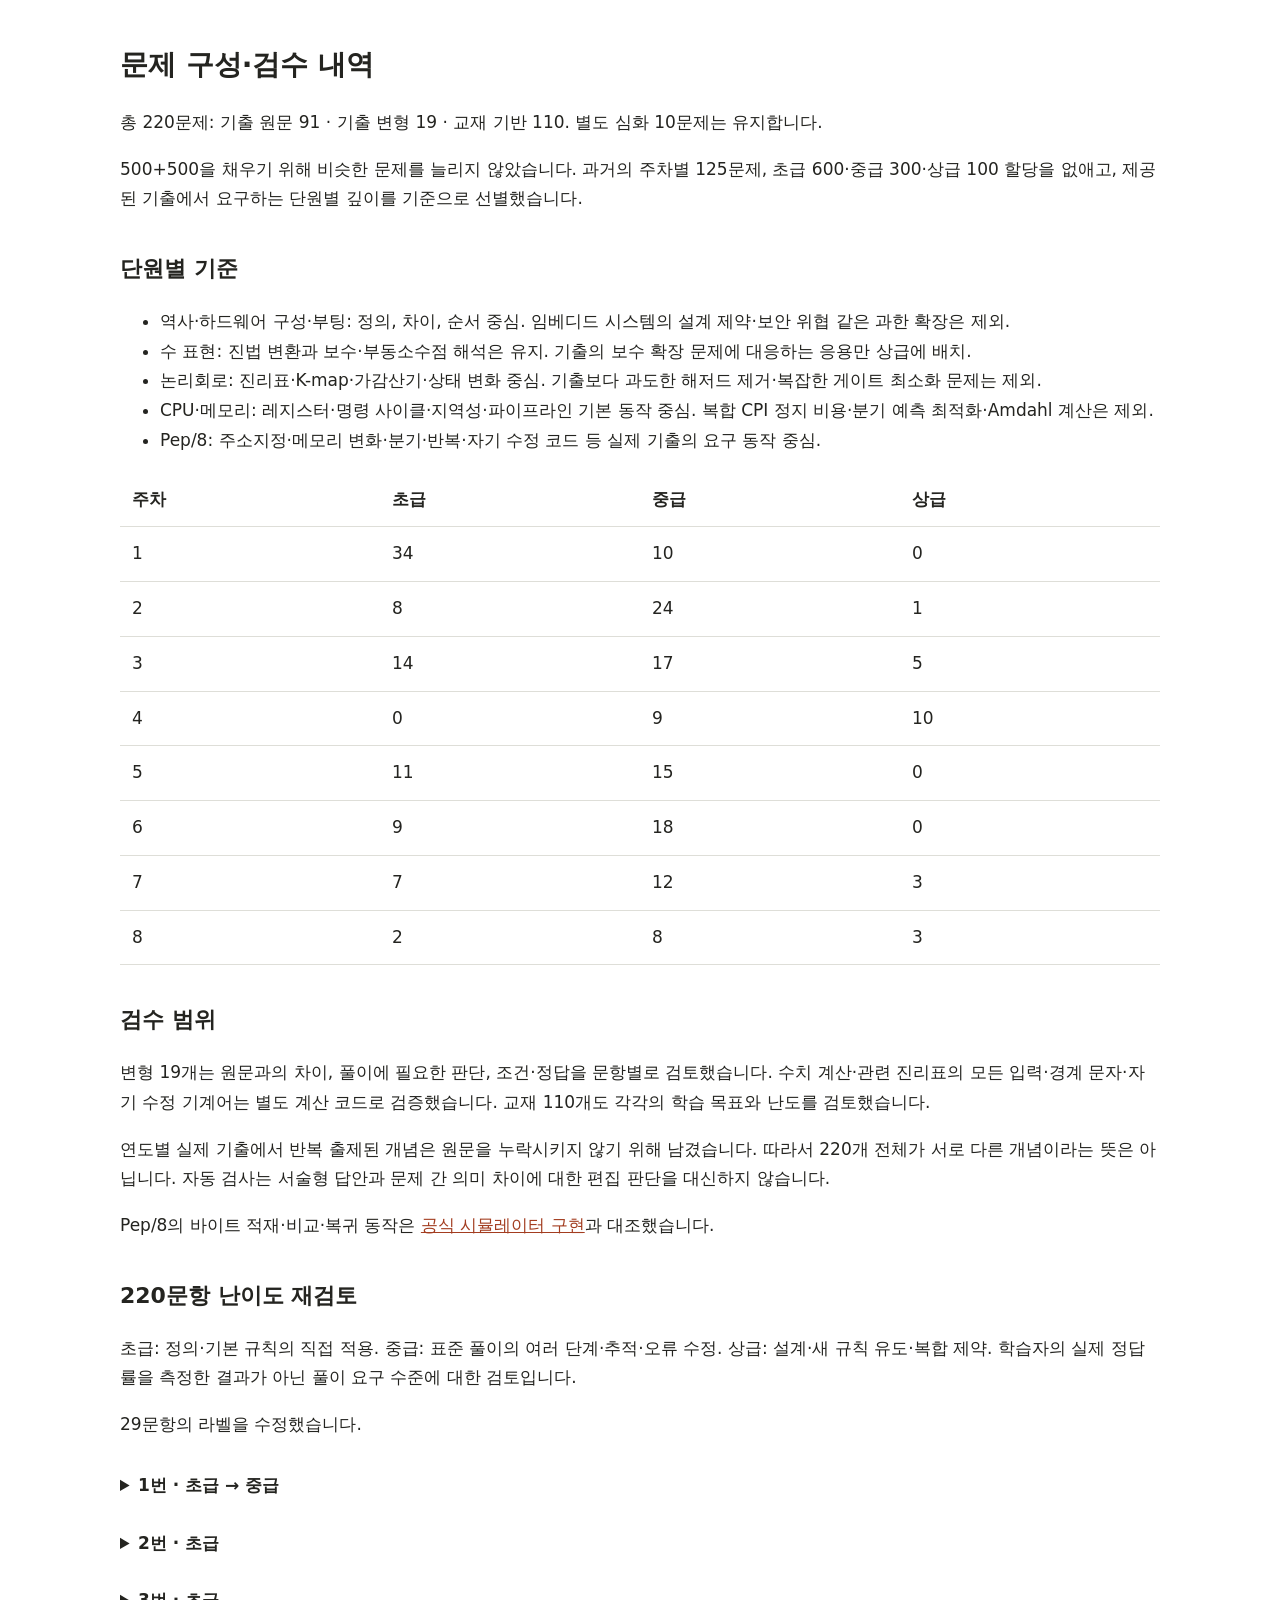
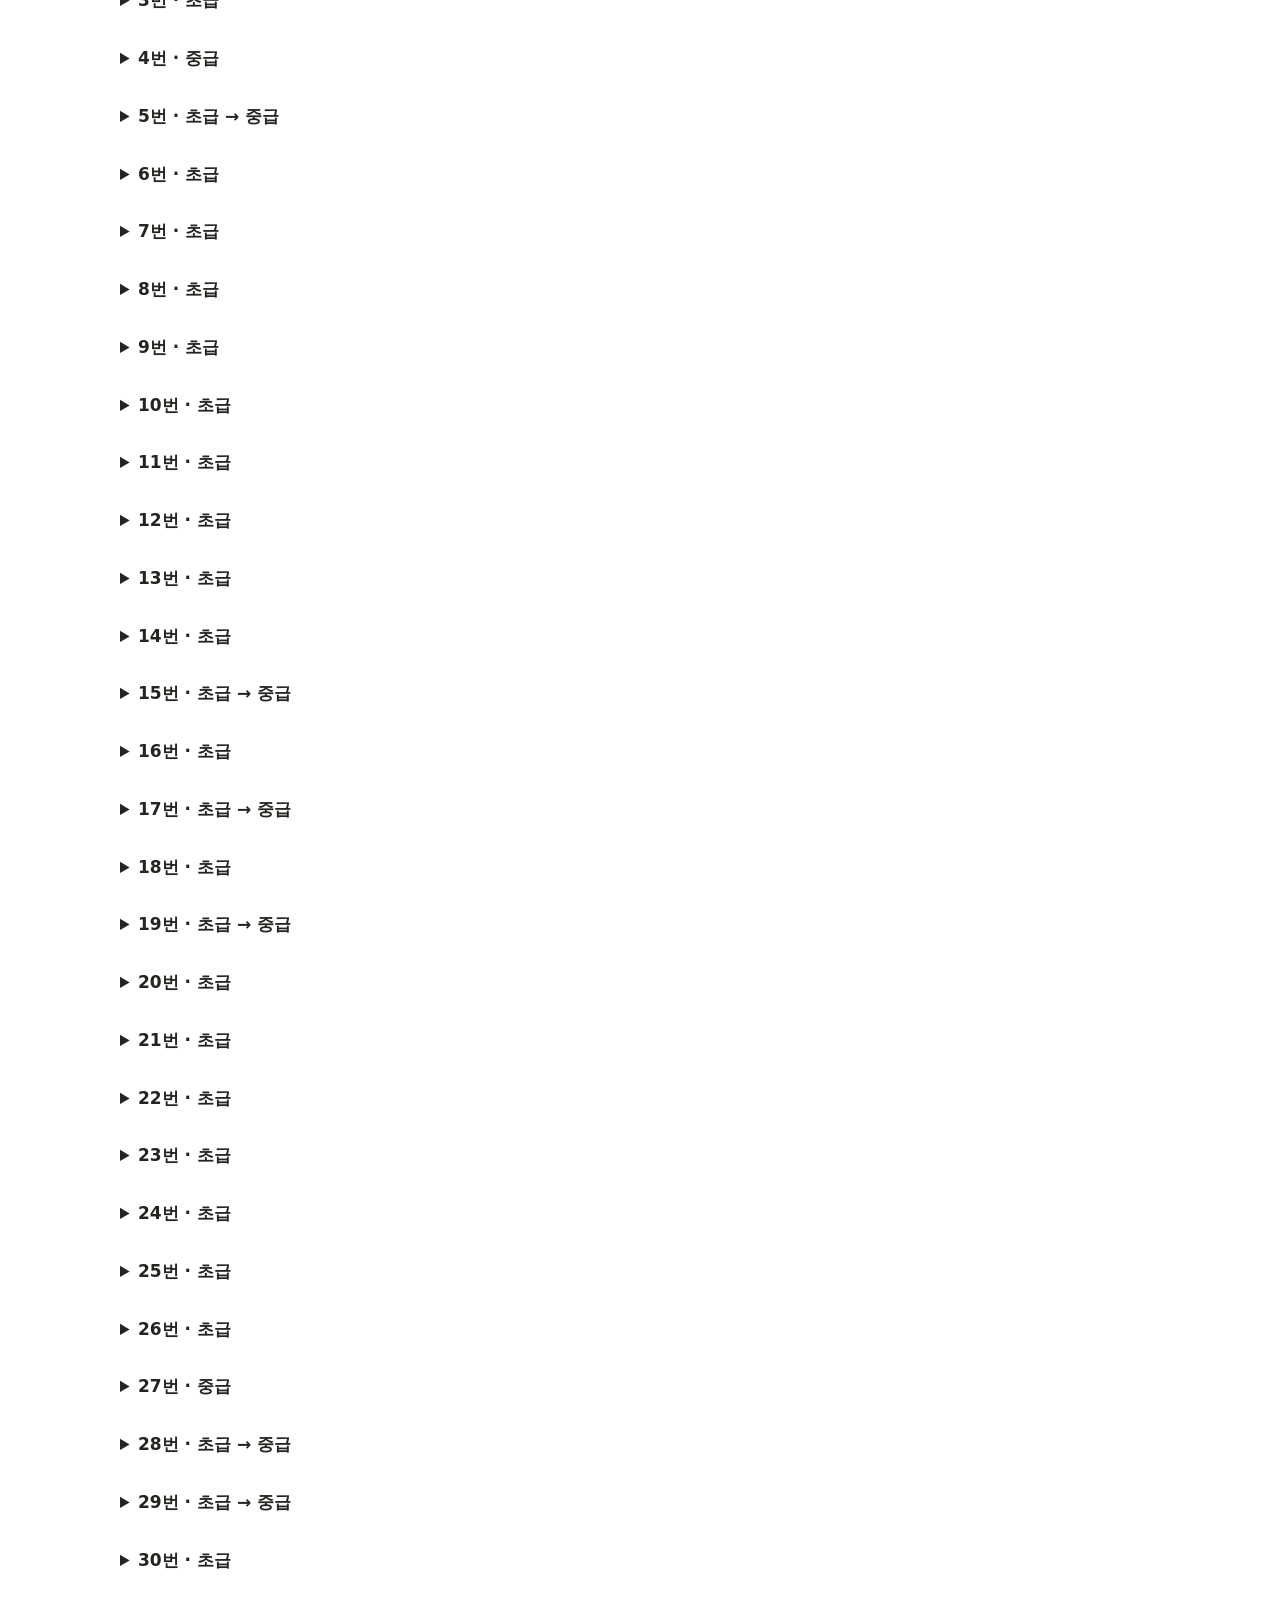
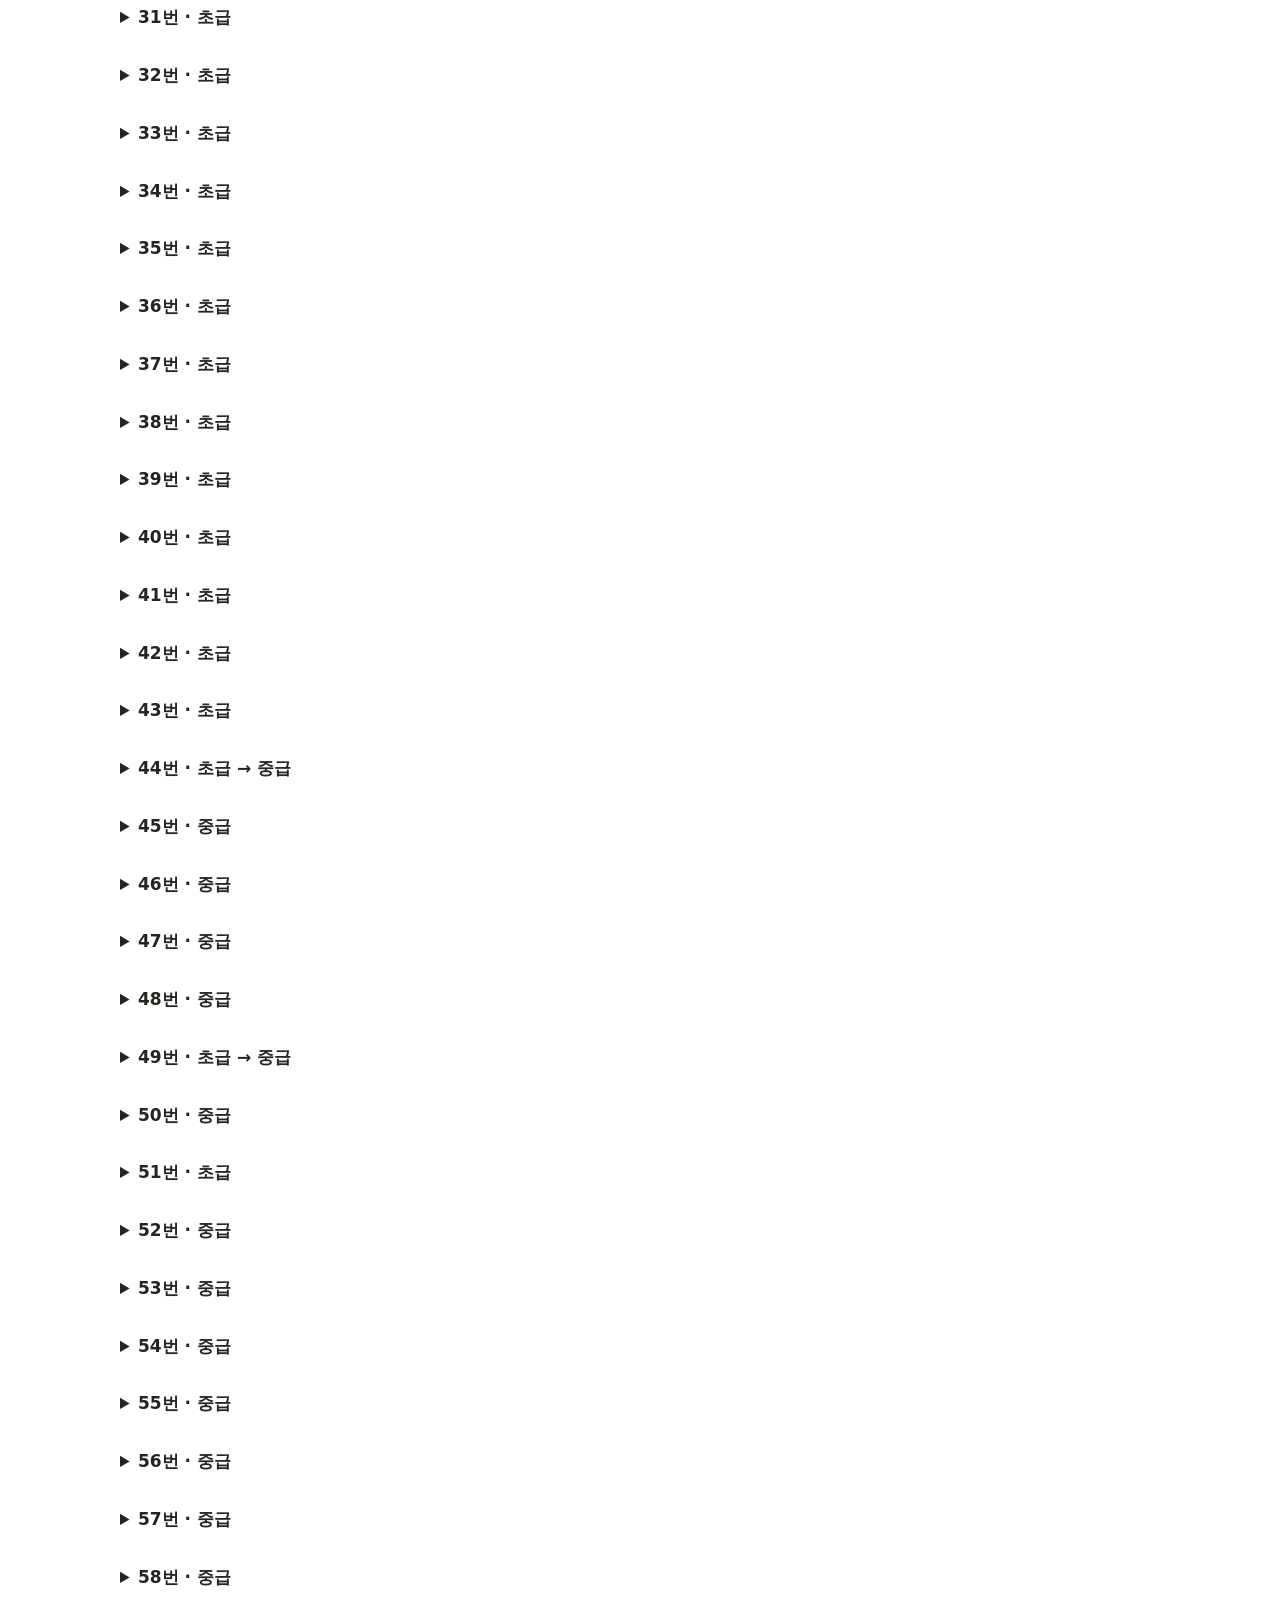
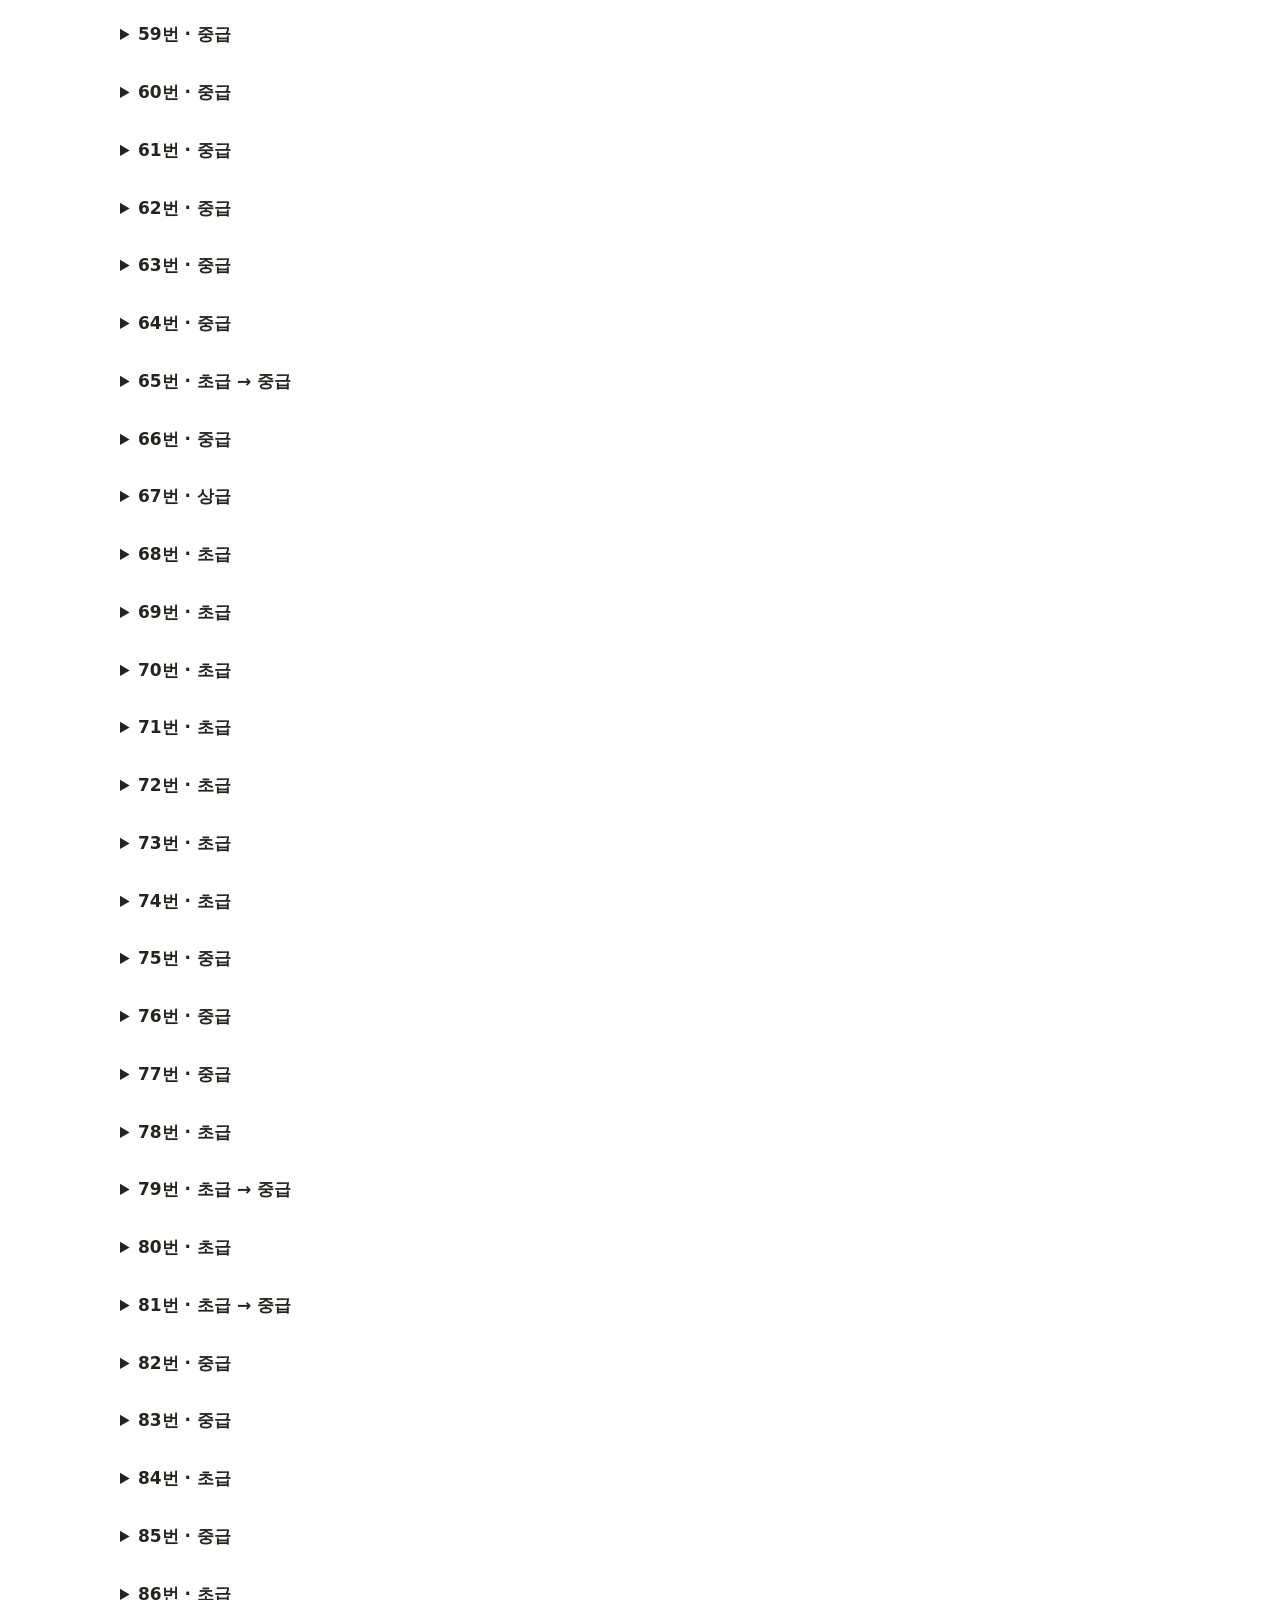
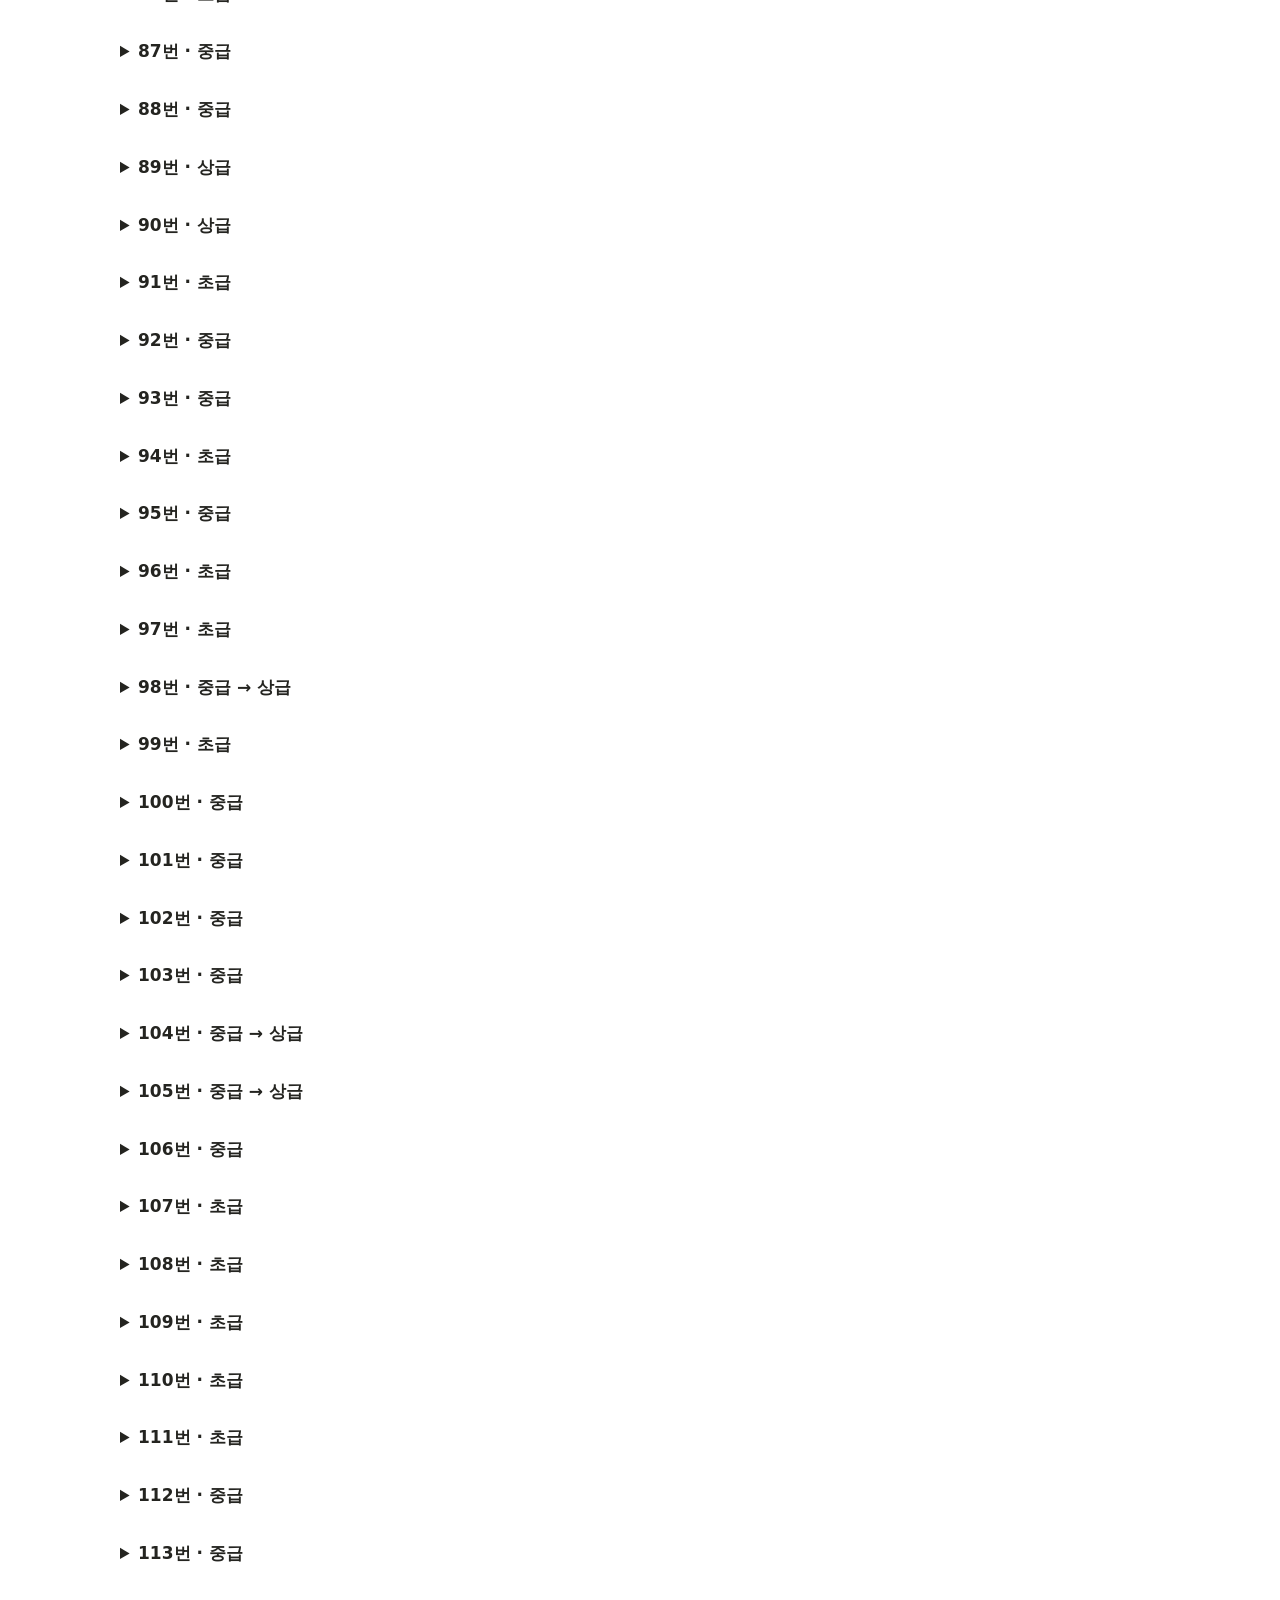
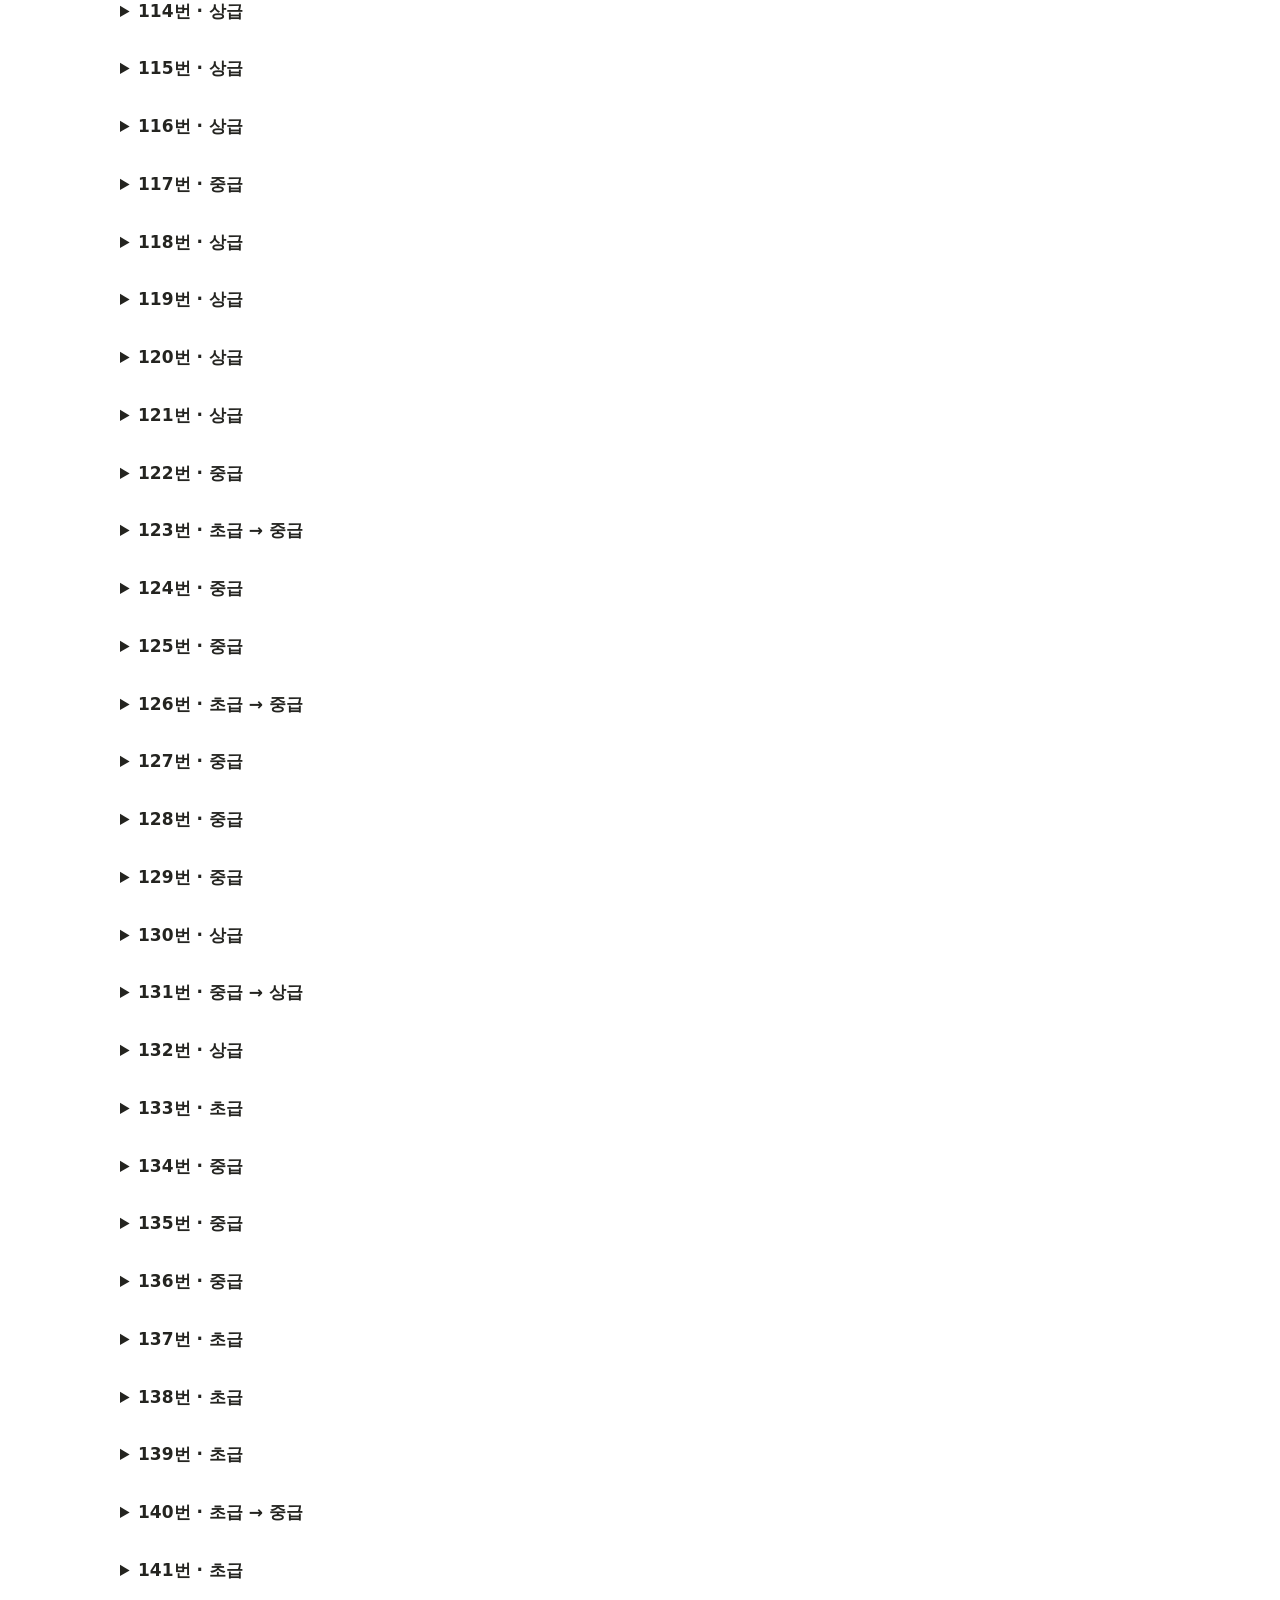
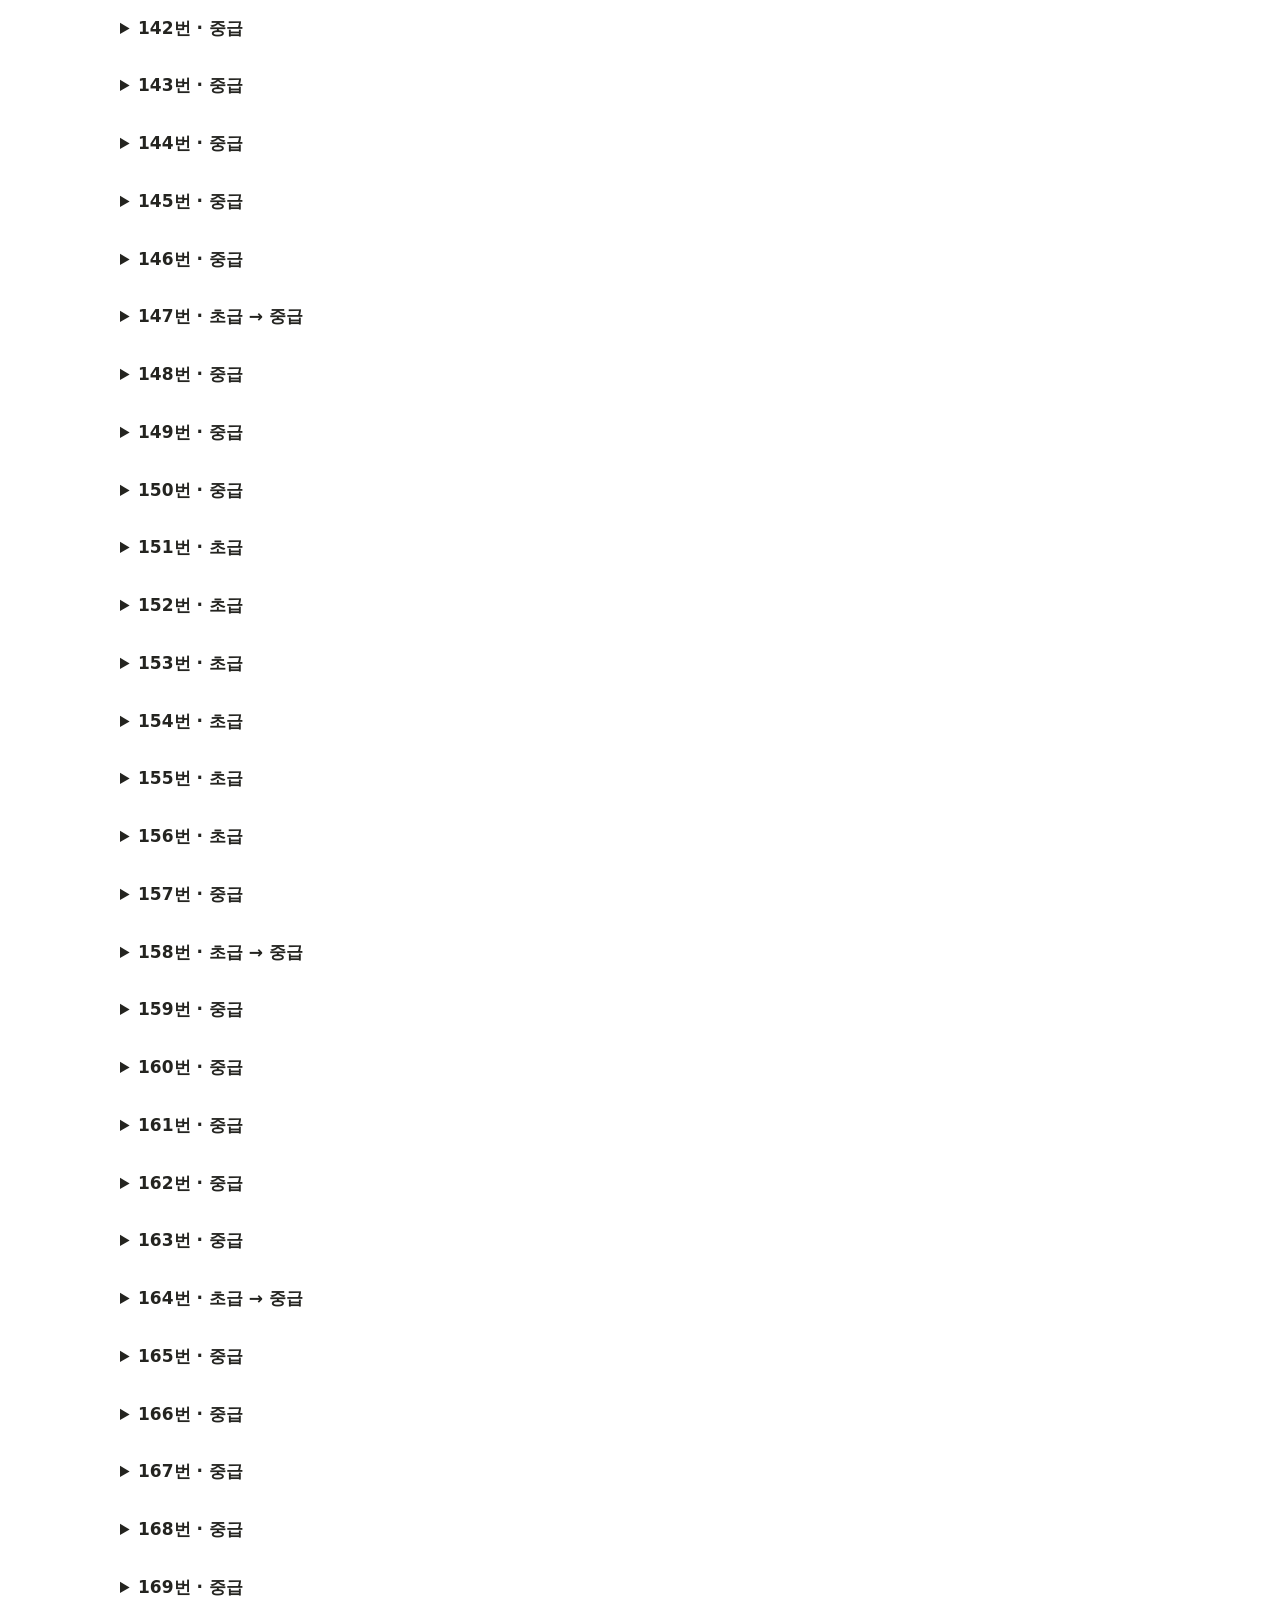
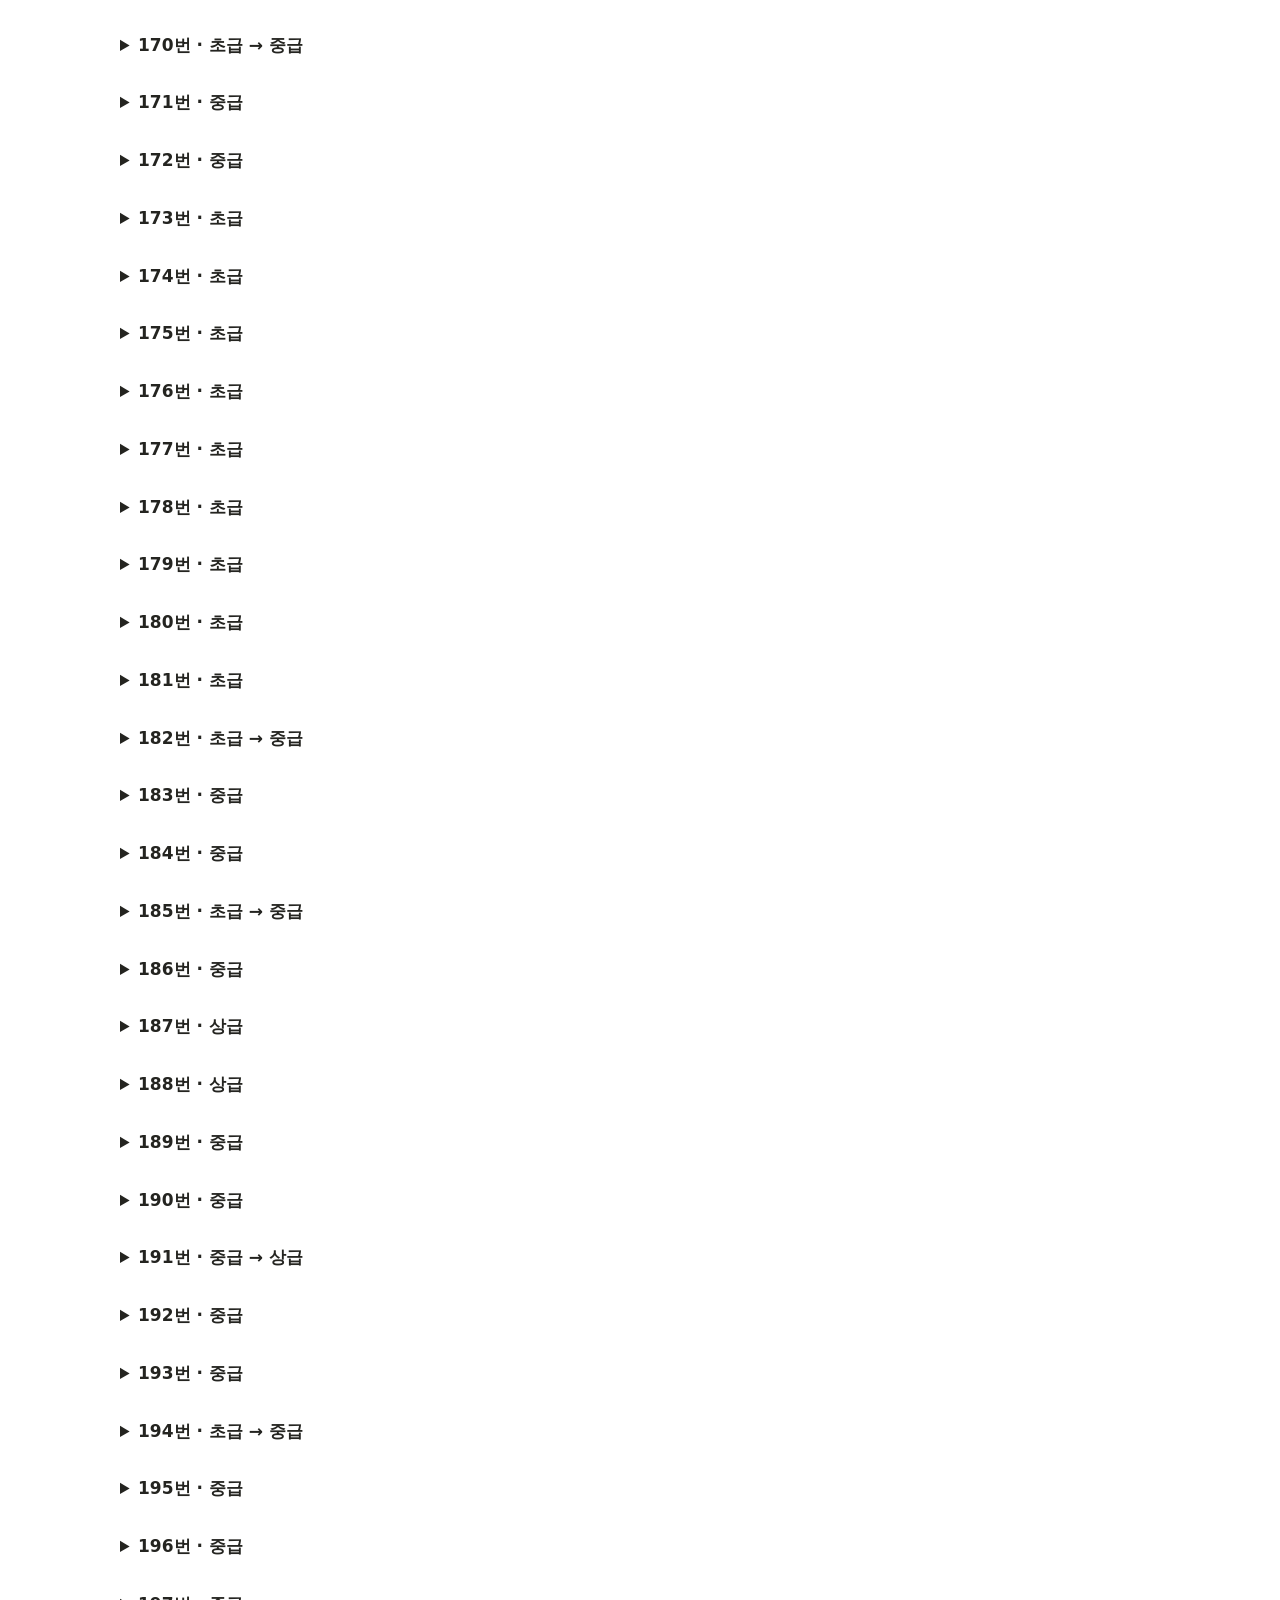
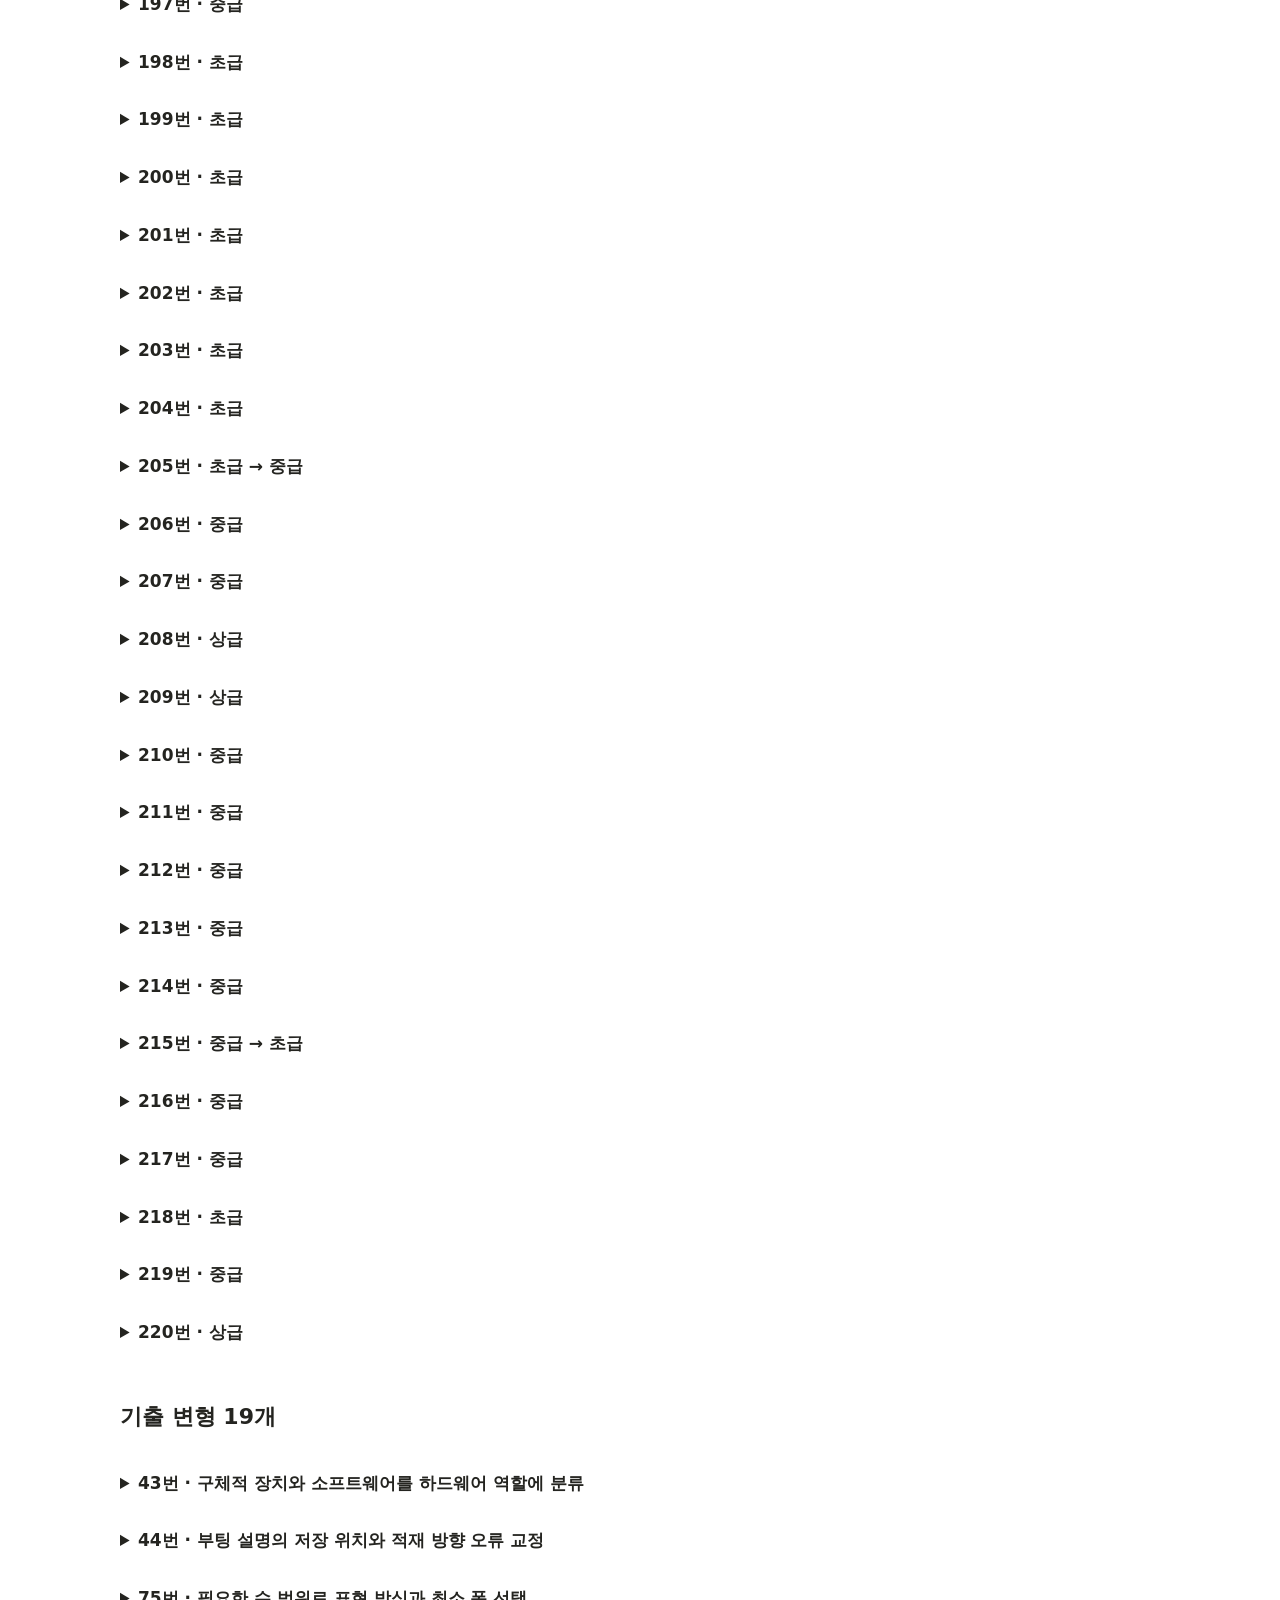
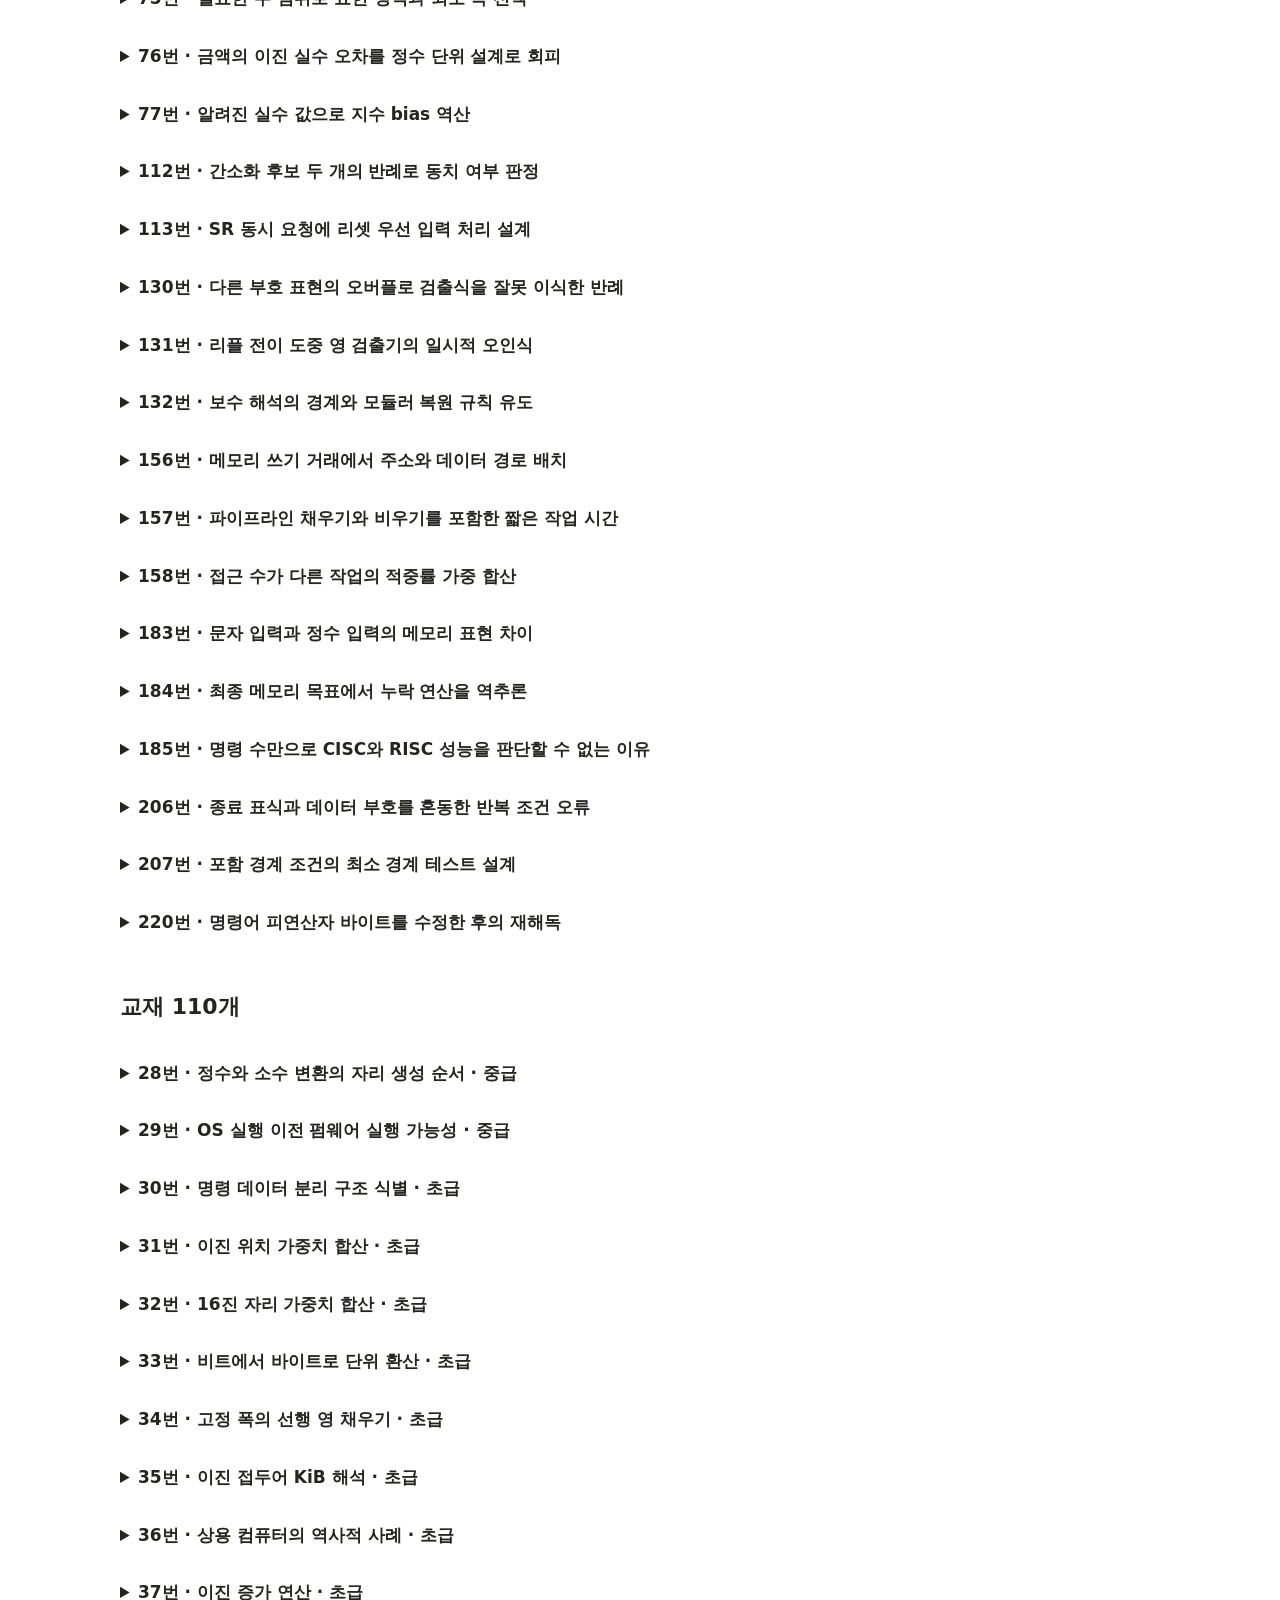
<file: course/exam-audit.html>
<!doctype html><html lang="ko"><meta charset="utf-8"><meta name="viewport" content="width=device-width,initial-scale=1"><title>문제 구성·검수 내역</title><style>body{font:17px/1.75 Pretendard,system-ui,sans-serif;max-width:1040px;margin:40px auto;padding:0 22px;color:#242420}h1{font-size:28px}h2{font-size:22px;margin-top:36px}table{width:100%;border-collapse:collapse}th,td{padding:12px;text-align:left;border-bottom:1px solid #deded8}summary{cursor:pointer;padding:14px 0;font-weight:600}a{color:#a33d20}small{color:#555}details p{margin:10px 0}code{font-size:15px}pre{white-space:pre-wrap}.wrap{overflow:auto}</style><h1>문제 구성·검수 내역</h1><p>총 220문제: 기출 원문 91 · 기출 변형 19 · 교재 기반 110. 별도 심화 10문제는 유지합니다.</p><p>500+500을 채우기 위해 비슷한 문제를 늘리지 않았습니다. 과거의 주차별 125문제, 초급 600·중급 300·상급 100 할당을 없애고, 제공된 기출에서 요구하는 단원별 깊이를 기준으로 선별했습니다.</p><h2>단원별 기준</h2><ul><li>역사·하드웨어 구성·부팅: 정의, 차이, 순서 중심. 임베디드 시스템의 설계 제약·보안 위협 같은 과한 확장은 제외.</li><li>수 표현: 진법 변환과 보수·부동소수점 해석은 유지. 기출의 보수 확장 문제에 대응하는 응용만 상급에 배치.</li><li>논리회로: 진리표·K-map·가감산기·상태 변화 중심. 기출보다 과도한 해저드 제거·복잡한 게이트 최소화 문제는 제외.</li><li>CPU·메모리: 레지스터·명령 사이클·지역성·파이프라인 기본 동작 중심. 복합 CPI 정지 비용·분기 예측 최적화·Amdahl 계산은 제외.</li><li>Pep/8: 주소지정·메모리 변화·분기·반복·자기 수정 코드 등 실제 기출의 요구 동작 중심.</li></ul><div class="wrap"><table><thead><tr><th>주차</th><th>초급</th><th>중급</th><th>상급</th></tr></thead><tbody><tr><td>1</td><td>34</td><td>10</td><td>0</td></tr><tr><td>2</td><td>8</td><td>24</td><td>1</td></tr><tr><td>3</td><td>14</td><td>17</td><td>5</td></tr><tr><td>4</td><td>0</td><td>9</td><td>10</td></tr><tr><td>5</td><td>11</td><td>15</td><td>0</td></tr><tr><td>6</td><td>9</td><td>18</td><td>0</td></tr><tr><td>7</td><td>7</td><td>12</td><td>3</td></tr><tr><td>8</td><td>2</td><td>8</td><td>3</td></tr></tbody></table></div><h2>검수 범위</h2><p>변형 19개는 원문과의 차이, 풀이에 필요한 판단, 조건·정답을 문항별로 검토했습니다. 수치 계산·관련 진리표의 모든 입력·경계 문자·자기 수정 기계어는 별도 계산 코드로 검증했습니다. 교재 110개도 각각의 학습 목표와 난도를 검토했습니다.</p><p>연도별 실제 기출에서 반복 출제된 개념은 원문을 누락시키지 않기 위해 남겼습니다. 따라서 220개 전체가 서로 다른 개념이라는 뜻은 아닙니다. 자동 검사는 서술형 답안과 문제 간 의미 차이에 대한 편집 판단을 대신하지 않습니다.</p><p>Pep/8의 바이트 적재·비교·복귀 동작은 <a href="https://github.com/StanWarford/pep8/blob/master/sim.cpp" target="_blank" rel="noopener">공식 시뮬레이터 구현</a>과 대조했습니다.</p><h2>220문항 난이도 재검토</h2><p>초급: 정의·기본 규칙의 직접 적용. 중급: 표준 풀이의 여러 단계·추적·오류 수정. 상급: 설계·새 규칙 유도·복합 제약. 학습자의 실제 정답률을 측정한 결과가 아닌 풀이 요구 수준에 대한 검토입니다.</p><p>29문항의 라벨을 수정했습니다.</p><details><summary>1번 · 초급 → 중급</summary><p>주판의 자릿값을 읽고 8비트로 변환하는 두 단계</p><p>아래 주판이 나타내는 양의 정수를 8비트 2진수로 표현하시오.</p></details><details><summary>2번 · 초급</summary><p>ENIAC과 ABC의 용도 차이 회상</p><p>세계 최초의 전자식 컴퓨터로 인정받는 ABC 컴퓨터와 비교했을 때 ENIAC의 장점은 무엇인가?</p></details><details><summary>3번 · 초급</summary><p>하드웨어 네 구성 요소 회상</p><p>컴퓨터 하드웨어의 기본 구성 요소 네 부분의 이름을 쓰시오.</p></details><details><summary>4번 · 중급</summary><p>네 용어를 연결해 부팅 순서 구성</p><p>RAM, ROM, Hard Disk, Booting 네 단어를 모두 사용하여 Booting의 개념을 설명하는 한 문장을 쓰시오. 문장의 간결함과 설명의 명확성을 고려하시오.</p></details><details><summary>5번 · 초급 → 중급</summary><p>주판 판독 후 8비트 변환</p><p>아래 3자리 주판이 나타내는 양의 정수를 8비트 2진수로 표현하시오.</p></details><details><summary>6번 · 초급</summary><p>기계식과 전자식의 기본 차이</p><p>기계식 계산기와 전자식 계산기의 가장 큰 차이점을 설명하시오.</p></details><details><summary>7번 · 초급</summary><p>내장형 프로그램 제안자 회상</p><p>내장형 프로그래밍(stored-programming) 개념을 최초로 제안한 사람의 이름을 쓰시오.</p></details><details><summary>8번 · 초급</summary><p>소자 발전 순서 빈칸</p><p>컴퓨터 기본 하드웨어 소자의 변천 순서에서 빈칸 두 곳을 한글 또는 영어로 채우시오.</p></details><details><summary>9번 · 초급</summary><p>하드웨어 구성 요소 회상</p><p>컴퓨터 하드웨어의 기본 구성 요소 네 부분의 이름을 쓰시오.</p></details><details><summary>10번 · 초급</summary><p>ABC 명칭 회상</p><p>교재에서 최초의 전자식 컴퓨터로 설명하는 기기는 무엇인가?</p></details><details><summary>11번 · 초급</summary><p>특수 목적과 범용 비교</p><p>컴퓨터의 범용성 개념을 제시한 기기를 쓰고, ABC와 ENIAC을 비교하여 범용성의 의미를 설명하시오.</p></details><details><summary>12번 · 초급</summary><p>폰 노이만 이름 회상</p><p>교재에서 프로그램 내장형 컴퓨터 모델의 제안자로 소개하는 사람을 쓰시오.</p></details><details><summary>13번 · 초급</summary><p>세대별 대표 소자 회상</p><p>1세대부터 4세대까지 컴퓨터의 핵심 기본 소자를 순서대로 쓰시오.</p></details><details><summary>14번 · 초급</summary><p>하드웨어 구성 요소 회상</p><p>컴퓨터 하드웨어의 기본 구성 요소 네 가지를 쓰시오.</p></details><details><summary>15번 · 초급 → 중급</summary><p>튜링 테스트와 CAPTCHA의 판별 주체·목적 비교</p><p>튜링 테스트와 CAPTCHA의 공통점과 차이점을 기술하시오.</p></details><details><summary>16번 · 초급</summary><p>MiB 정의를 적용한 단위 환산</p><p>원 자료의 관례인 1 MB = 2²⁰ byte를 적용할 때 2 Mega Bytes는 몇 바이트인가?</p></details><details><summary>17번 · 초급 → 중급</summary><p>주판 판독 후 10·2·16진 표현 연결</p><p>그림의 주판이 나타내는 양수를 10진수, 2진수, 16진수로 각각 표현하시오.</p></details><details><summary>18번 · 초급</summary><p>소자 발전 순서와 대표 특징 회상</p><p>컴퓨터의 핵심 소자를 시대순으로 나열하고 각 전환의 특징을 간단히 설명하시오.</p></details><details><summary>19번 · 초급 → 중급</summary><p>주판 판독 후 8비트 표현</p><p>아래 주판의 양수를 8비트 2진수로 표현하시오.</p></details><details><summary>20번 · 초급</summary><p>소자 변천의 두 빈칸 회상</p><p>전자식 컴퓨터 소자 변천의 두 빈칸을 영어로 채우시오: ( ) → Transistor → IC → ( ).</p></details><details><summary>21번 · 초급</summary><p>기계식과 전자식 차이 회상</p><p>기계식 계산기와 전자식 계산기의 수 표현·연산 방식 차이를 설명하시오.</p></details><details><summary>22번 · 초급</summary><p>소형화를 가능하게 한 소자 회상</p><p>초기의 거대한 컴퓨터가 개인용 컴퓨터로 작아지는 데 기여한 하드웨어 기술 변화를 설명하시오.</p></details><details><summary>23번 · 초급</summary><p>진공관과 VLSI 명칭 회상</p><p>컴퓨터 하드웨어 소자 변천의 두 빈칸을 한글 또는 영어로 채우시오. Relay → ( ) → Transistor → IC → ( ).</p></details><details><summary>24번 · 초급</summary><p>CAPTCHA 약자 회상</p><p>CAPTCHA에서 앞의 네 글자 C, A, P, T가 의미하는 영어 단어를 각각 쓰시오.</p></details><details><summary>25번 · 초급</summary><p>FLOPS 정의 회상</p><p>FLOPS의 영어 원어와 의미를 쓰시오.</p></details><details><summary>26번 · 초급</summary><p>시스템·응용 소프트웨어 예시 분류</p><p>시스템 소프트웨어와 응용 소프트웨어를 구분하고 각각 예를 하나 쓰시오.</p></details><details><summary>27번 · 중급</summary><p>나머지 삽입 위치를 코드 흐름에 적용</p><p>아래 dec2bin() 함수가 양의 정수 n을 2진수 문자열로 반환하도록 빈 줄을 채우시오.</p></details><details><summary>28번 · 초급 → 중급</summary><p>나머지 생성 순서와 자릿값의 관계 설명</p><p>10진 정수를 2진수로 바꿀 때 나머지를 얻은 순서와 반대로 읽는 이유를 쓰시오.</p></details><details><summary>29번 · 초급 → 중급</summary><p>펌웨어 실행과 OS 적재 순서로 주장 반박</p><p>OS가 RAM에 없으면 CPU는 어떤 명령도 실행할 수 없다는 주장을 첫 명령 위치와 제어 이동으로 반박하시오.</p></details><details><summary>30번 · 초급</summary><p>하버드 구조 정의 회상</p><p>“명령어와 데이터 메모리·버스를 분리”에 해당하는 개념은?</p></details><details><summary>31번 · 초급</summary><p>짧은 양의 2진수 자릿값 합산</p><p>2진수 1100를 10진수로 해석하세요.</p></details><details><summary>32번 · 초급</summary><p>두 자리 16진수 자릿값 합산</p><p>16진수 23를 10진수로 변환하세요.</p></details><details><summary>33번 · 초급</summary><p>8비트당 1바이트 환산</p><p>1024 bit는 몇 byte인가요?</p></details><details><summary>34번 · 초급</summary><p>양의 정수를 변환하고 앞에 0 채우기</p><p>15을 8비트로 저장할 때 앞에 추가되는 0의 개수는?</p></details><details><summary>35번 · 초급</summary><p>KiB 단위 직접 환산</p><p>3 KiB는 몇 byte인가요?</p></details><details><summary>36번 · 초급</summary><p>UNIVAC 명칭 회상</p><p>“최초의 상용 컴퓨터”에 해당하는 것은?</p></details><details><summary>37번 · 초급</summary><p>한 번의 기본 2진 덧셈</p><p>10010(2)보다 정확히 1 큰 2진수는?</p></details><details><summary>38번 · 초급</summary><p>4비트씩 묶어 16진수 변환</p><p>2진수 00101101와 같은 16진수는?</p></details><details><summary>39번 · 초급</summary><p>주소선 수에 2의 거듭제곱 적용</p><p>주소선이 11개라면 구분 가능한 주소 개수는?</p></details><details><summary>40번 · 초급</summary><p>작은 양의 정수 진법 변환</p><p>10진수 24을 2진수로 변환하세요.</p></details><details><summary>41번 · 초급</summary><p>물리 전압과 논리값 구분</p><p>0 V 근처를 0, 5 V 근처를 1로 판정하는 회로에서 실제 신호가 4.8 V가 되었다. 이 회로가 4.8이라는 수를 저장했다고 볼 수 있는가?</p></details><details><summary>42번 · 초급</summary><p>임베디드 컴퓨터 사례 식별</p><p>세탁기의 세탁 순서와 모터를 제어하는 컴퓨터는 어떤 종류로 분류하는가? 일반 PC와 사용 목적을 비교하시오.</p></details><details><summary>43번 · 초급</summary><p>입출력 장치와 소프트웨어 구분</p><p>CPU, RAM, 키보드, 모니터, 운영체제 중 하드웨어의 4대 구성 요소에 해당하는 것을 역할별로 연결하고, 나머지 하나가 제외되는 이유를 쓰시오.</p></details><details><summary>44번 · 초급 → 중급</summary><p>저장 위치와 적재 방향 오류를 함께 수정</p><p>“전원을 켜면 RAM에 영구 보관된 BIOS가 ROM의 운영체제를 Hard Disk로 옮긴다.” 교재의 BIOS 부팅 모델에 맞게 틀린 저장 위치와 이동 방향을 고치시오.</p></details><details><summary>45번 · 중급</summary><p>세 가지 부호 표현의 범위 비교</p><p>4비트 정수 표현에서 아래 각 방식의 최소값과 최대값을 채우시오.</p></details><details><summary>46번 · 중급</summary><p>부동소수점 표현 오차로 비교 결과 설명</p><p>다음 Python 코드의 실행 결과와 그 이유를 설명하시오.</p></details><details><summary>47번 · 중급</summary><p>지수·가수·부호를 분리해 값 계산</p><p>부호 1비트·지수 3비트·가수 6비트의 10비트 부동소수점 형식에서 1 011 100000을 10진수로 해석하시오. hidden bit를 사용하고 지수는 3초과 표현이다. 풀이 과정과 결과를 모두 쓰시오.</p></details><details><summary>48번 · 중급</summary><p>지수·가수·부호를 분리해 값 계산</p><p>부호 1비트·지수 4비트·가수 7비트의 12비트 부동소수점 형식에서 0100 1100 0000은 10진수로 얼마인가? hidden bit를 사용하고 지수는 7초과 표현이다. 풀이와 결과를 모두 쓰시오.</p></details><details><summary>49번 · 초급 → 중급</summary><p>양수와 음수의 고정 폭 보수 표현 비교</p><p>+10과 -10을 각각 5비트 2의 보수로 표현하시오.</p></details><details><summary>50번 · 중급</summary><p>같은 비트열을 네 표현 규칙으로 해석</p><p>10001010을 ① 부호 없는 정수 ② 부호·절댓값 ③ 2의 보수 ④ 부호 1·지수 2·가수 5비트 부동소수점으로 각각 해석하시오. ④는 bias 1, hidden bit 1을 적용하고 특수 지수 패턴은 예약하지 않는 교재의 단순화 모델을 사용한다.</p></details><details><summary>51번 · 초급</summary><p>2의 보수의 대표 장점 회상</p><p>부호·절댓값 대신 2의 보수 표현을 사용하면 산술 연산에서 어떤 이점이 있는가?</p></details><details><summary>52번 · 중급</summary><p>부호 없는 수의 적용 상황 선택</p><p>unsigned int를 사용하면 적절한 상황과 장점을 두 가지 설명하시오.</p></details><details><summary>53번 · 중급</summary><p>signed char 범위와 덧셈 결과 추적</p><p>아래 C++ 코드의 세 출력값을 순서대로 쓰시오. signed char는 8비트 2의 보수이며 범위 밖 대입 시 하위 8비트를 유지하는 환경으로 가정한다.</p></details><details><summary>54번 · 중급</summary><p>네 수 표현 규칙 및 bias 적용</p><p>10001010을 ① 부호 없는 정수 ② 부호·절댓값 ③ 2의 보수 ④ 부호 1·지수 3·가수 4비트 부동소수점으로 해석하시오. ④는 bias 3, hidden bit 1, 특수 지수 패턴을 예약하지 않는 단순화 모델이며 기약분수로 답하시오.</p></details><details><summary>55번 · 중급</summary><p>signed char 경계에서 덧셈 결과 해석</p><p>아래 C++ 코드의 두 출력값을 쓰시오. char는 8비트 signed char이고 범위 밖 변환 시 하위 8비트를 유지하는 환경이다.</p></details><details><summary>56번 · 중급</summary><p>최대 지수와 최대 가수를 결합해 계산</p><p>부호 1·지수 4·가수 5비트, bias 7, hidden bit 1의 부동소수점에서 가장 큰 양수를 ① 10비트 패턴 ② 2진 지수 표현 ③ 10진수로 쓰시오. 원 자료의 출제 의도에 따라 특수 지수 패턴은 예약하지 않는다.</p></details><details><summary>57번 · 중급</summary><p>십진 보수 규칙을 음수 해석에 적용</p><p>4자리 10진법에서 최상위 자리가 0~4이면 비음수, 5~9이면 음수를 나타내는 10의 보수 표현을 사용한다. 7777은 어떤 부호와 절댓값의 수인가?</p></details><details><summary>58번 · 중급</summary><p>최솟값을 부호 반전할 때의 경계 현상</p><p>8비트 10000000을 반전하고 1을 더했는데 같은 비트열이 나왔다. 부호 반전 실패를 표현 범위로 설명하시오.</p></details><details><summary>59번 · 중급</summary><p>부호 확장과 0 확장 결과 비교</p><p>11110000을 16비트로 확장할 때 unsigned와 2의 보수 각각의 확장 결과를 쓰고 차이를 설명하시오.</p></details><details><summary>60번 · 중급</summary><p>carry와 signed overflow를 구분</p><p>8비트 11111111+00000001의 하위 8비트 결과와 최종 캐리를 구하시오. 두 피연산자를 2의 보수로 해석했을 때 부호 오버플로가 있는지도 쓰시오.</p></details><details><summary>61번 · 중급</summary><p>표현 간격과 반올림으로 덧셈 결과 설명</p><p>부동소수점에서 큰 x에 1을 더했는데 결과가 x인 이유를 인접 표현값 간격으로 설명하시오.</p></details><details><summary>62번 · 중급</summary><p>예약 지수 조건을 반영한 최솟값·최댓값</p><p>부호 1비트·지수 4비트·가수 5비트이고 bias는 7이다. 지수 패턴 0000과 1111은 예약되어 있다. 최소 양의 정규수와 최대 유한수를 구하시오.</p></details><details><summary>63번 · 중급</summary><p>2진 소수의 유한·순환 표현 비교</p><p>0.5와 0.1 중 유한한 2진 소수로 정확히 나타낼 수 있는 수를 고르고 이유를 설명하시오.</p></details><details><summary>64번 · 중급</summary><p>문자 코드 덧셈과 수치 덧셈 구분</p><p>ASCII &#39;9&#39;에 1을 더해 문자로 출력하면 &#39;10&#39;이 안 되는 이유와 올바른 두 자리 출력 절차를 쓰시오.</p></details><details><summary>65번 · 초급 → 중급</summary><p>음의 0 유무와 표현 범위 비대칭의 인과 설명</p><p>10000000이 부호와 절대값에서는-0, 2의 보수에서는-128인 이유를 0의 중복과 연결해 설명하시오.</p></details><details><summary>66번 · 중급</summary><p>지수와 가수 비트 배분의 상충 관계</p><p>총 비트 수가 같은 두 형식에서 지수부를 늘리면 실수 오차가 항상 줄어드는가? 범위와 정밀도를 나누어 설명하시오.</p></details><details><summary>67번 · 상급</summary><p>일반 보수 표현을 더 긴 자릿수로 확장</p><p>4자리 10의 보수 7788을 같은 값의 6자리 코드로 확장하시오. 앞에 0을 붙이는 방법이 틀리는 이유도 쓰시오.</p></details><details><summary>68번 · 초급</summary><p>주어진 8비트 보수의 값 직접 변환</p><p>8비트 2의 보수 11111110를 10진수로 해석하세요.</p></details><details><summary>69번 · 초급</summary><p>지수 필드의 역할 회상</p><p>부동소수점에서 “소수점의 위치 결정” 역할을 하는 부분은?</p></details><details><summary>70번 · 초급</summary><p>주어진 비트 수에 최솟값 공식 적용</p><p>6비트 2의 보수의 최솟값은?</p></details><details><summary>71번 · 초급</summary><p>가수 필드의 역할 회상</p><p>부동소수점의 가수부(fraction)는 어떤 정보를 저장하는가?</p></details><details><summary>72번 · 초급</summary><p>숨은 1의 정의 회상</p><p>부동소수점에서 “정규화된 맨 앞의 1을 생략” 역할을 하는 부분은?</p></details><details><summary>73번 · 초급</summary><p>부호 비트의 역할 회상</p><p>부동소수점에서 부호 비트는 어떤 정보를 나타내는가?</p></details><details><summary>74번 · 초급</summary><p>작은 음수 하나를 보수로 직접 변환</p><p>-6을 8비트 2의 보수로 표현하세요.</p></details><details><summary>75번 · 중급</summary><p>필요 범위를 만족하는 표현 규칙 판단</p><p>정수 -8부터 +7까지를 모두 저장해야 한다. 부호·절댓값과 2의 보수 중 4비트로 가능한 방식은 무엇인가? 다른 방식에 필요한 최소 폭도 쓰시오.</p></details><details><summary>76번 · 중급</summary><p>오차 없는 금액 표현 방식을 상황에 적용</p><p>0.10원과 0.20원을 더한 금액을 0.30원과 정확히 비교하려 한다. 금액은 항상 0.01원 단위이다. 이진 부동소수점 동등 비교 대신 사용할 저장·계산 방법을 제시하시오.</p></details><details><summary>77번 · 중급</summary><p>실제 값과 저장 지수로 bias 역산</p><p>부호 1·지수 4·fraction 7비트인 정규수 형식에서 1 1001 1000000의 값은 -6이다. hidden bit는 1이다. 이 형식의 지수 bias를 구하시오.</p></details><details><summary>78번 · 초급</summary><p>XOR 기호와 기본 진리표 회상</p><p>다음 게이트의 이름을 쓰고 진리표를 완성하시오. 입력은 A, B이고 출력은 Y이다.</p></details><details><summary>79번 · 초급 → 중급</summary><p>여러 논리 연산의 순서를 따라 계산</p><p>A = 0, B = 1일 때 (A+B)·A′·(A+B)의 결과값을 구하시오.</p></details><details><summary>80번 · 초급</summary><p>리플 캐리 지연의 기본 원인 회상</p><p>멀티 비트 가산기를 만드는 ripple-carry adder 방식의 최대 단점은 무엇인가?</p></details><details><summary>81번 · 초급 → 중급</summary><p>제어값을 회로 경로에 대입해 연산 판별</p><p>아래 회로의 각 박스는 4비트 ripple-carry adder의 전가산기이다. 오른쪽 Sub 신호가 0일 때 이 회로가 수행하는 동작을 설명하시오.</p></details><details><summary>82번 · 중급</summary><p>진리표에서 K-map을 거쳐 식 도출</p><p>입력 A, B, C와 출력 Y의 진리표를 보고 K-map을 작성한 뒤 그룹핑으로 간단한 불 대수식을 구하시오.</p></details><details><summary>83번 · 중급</summary><p>NOR SR의 입력과 금지 상태 해석</p><p>SR 래치에서 입력 S, R 각각의 기능을 설명하고 S = R = 1이 사용 금지 상태인 이유를 서술하시오. 수업의 active-high NOR형을 기준으로 답하시오.</p></details><details><summary>84번 · 초급</summary><p>에지 트리거와 레벨 트리거 정의 비교</p><p>레벨 트리거와 에지 트리거의 차이를 설명하고 플립플롭은 보통 어느 방식을 사용하는지 쓰시오.</p></details><details><summary>85번 · 중급</summary><p>비동기 카운터의 동작 원리 설명</p><p>비동기식 업카운터란 무엇인지, 비동기식이라는 용어의 의미와 함께 설명하시오.</p></details><details><summary>86번 · 초급</summary><p>XOR 진리표 회상</p><p>아래 게이트의 이름과 진리표를 쓰시오.</p></details><details><summary>87번 · 중급</summary><p>드모르간 법칙을 복합식에 적용</p><p>F = (A+B′)(C′+D)(B′+C)일 때 F′를 구하시오.</p></details><details><summary>88번 · 중급</summary><p>여러 항을 K-map으로 묶어 단순화</p><p>F = ABC+ABC′+AB′C를 K-map으로 간소화하시오. K-map, 간소화 과정, 결과를 모두 제시하시오.</p></details><details><summary>89번 · 상급</summary><p>소수 판별 조건에서 조합 회로 설계</p><p>3비트 B₂, B₁, B₀를 입력받아 그 수가 소수일 때 1, 아닐 때 0을 출력하는 회로를 설계하시오. 가능한 소수는 2, 3, 5, 7이다. 진리표를 채우고 K-map으로 논리식을 구하시오.</p></details><details><summary>90번 · 상급</summary><p>가산기·XOR·carry 입력을 결합한 가감산기 설계</p><p>아래 4비트 ripple-carry adder에 뺄셈 연산도 가능하도록 빈 박스 부분에 회로를 추가하시오.</p></details><details><summary>91번 · 초급</summary><p>리플 캐리의 지연 원인 회상</p><p>멀티 비트 가산기의 ripple-carry 방식이 갖는 최대 단점을 설명하시오.</p></details><details><summary>92번 · 중급</summary><p>SR 회로의 피드백과 reset 상태 추적</p><p>아래 SR 래치의 현재 Q = 1이다. (S, R) = (0, 1)이 입력되면 Q가 어떤 값으로 안정되는지 그 과정을 설명하시오.</p></details><details><summary>93번 · 중급</summary><p>동기·비동기 카운터의 구동 방식 비교</p><p>동기식 순서회로와 비동기식 순서회로의 차이를 설명하고 각 회로의 특징, 장점, 단점을 비교하시오.</p></details><details><summary>94번 · 초급</summary><p>JK 기본 특성표 회상</p><p>JK 플립플롭의 특성표를 작성하시오.</p></details><details><summary>95번 · 중급</summary><p>주어진 회로를 논리식으로 읽고 동치 판별</p><p>아래 회로를 간소화한 논리식을 쓰시오.</p></details><details><summary>96번 · 초급</summary><p>클럭 펄스 정의 회상</p><p>컴퓨터 구성 요소의 동작을 동기화하는 일정 주기의 전자적 펄스를 무엇이라고 하는가?</p></details><details><summary>97번 · 초급</summary><p>XOR 기호와 진리표 재현</p><p>XOR 게이트 기호를 그리고 두 입력에 대한 진리표를 작성하시오.</p></details><details><summary>98번 · 중급 → 상급</summary><p>가감산기 제어 신호와 회로 연결 설계</p><p>그림의 4비트 리플 캐리 가산기를 덧셈·뺄셈 겸용으로 확장하시오. Sub = 0일 때 A+B, Sub = 1일 때 A−B가 되도록 필요한 게이트와 연결을 표시하시오.</p></details><details><summary>99번 · 초급</summary><p>플립플롭 네 종류 회상</p><p>순서논리회로에서 1비트 정보를 저장하는 기본 부품의 이름과 대표적인 네 종류를 쓰시오.</p></details><details><summary>100번 · 중급</summary><p>회로의 모든 입력 조합에 대한 출력 추적</p><p>회로를 보고 A, B, C 입력 000부터 111까지의 출력 Y를 순서대로 쓰고 진리표를 완성하시오.</p></details><details><summary>101번 · 중급</summary><p>목표 XOR 동작과 불완전한 회로를 비교</p><p>그림 전체가 XOR와 같은 동작을 하도록 빈 박스에 들어갈 게이트를 쓰시오. AND, OR, NOT 중에서 선택하시오.</p></details><details><summary>102번 · 중급</summary><p>보수 뺄셈과 carry 입력 누락을 연결</p><p>가감산기에서 B의 XOR만 Sub에 연결하고 최초 Cin을 0에 고정했다. Sub = 1의 실제 계산과 수정 방법을 쓰시오.</p></details><details><summary>103번 · 중급</summary><p>입력 경우를 나눠 두 carry 식의 동치 확인</p><p>캐리 식 AB+ACin+BCin과 AB+(A XOR B)Cin이 같음을 입력 경우로 증명하시오.</p></details><details><summary>104번 · 중급 → 상급</summary><p>목표 T 상태식에서 D 피드백 회로 유도</p><p>D 플립플롭으로 T 플립플롭을 구현할 때 D의 식을 유도하고 검증하시오.</p></details><details><summary>105번 · 중급 → 상급</summary><p>목표 D 상태식을 만족하는 JK 입력 회로 유도</p><p>JK 플립플롭으로 D 플립플롭을 구현할 J, K 연결을 구하고 원치 않는 토글이 없는지 검증하시오.</p></details><details><summary>106번 · 중급</summary><p>SR 금지 상태 해제 시 피드백 경쟁 분석</p><p>NOR SR 래치의 S = R = 1을 동시에 해제하면 이전 상태로 복귀한다는 주장을 검토하시오.</p></details><details><summary>107번 · 초급</summary><p>OR의 기본 동작 회상</p><p>설명이 “하나 이상의 입력이 1이면 1”인 논리 게이트는?</p></details><details><summary>108번 · 초급</summary><p>D 플립플롭의 기본 동작 회상</p><p>“한 비트 데이터를 클록에 맞춰 저장”에 해당하는 순서회로는?</p></details><details><summary>109번 · 초급</summary><p>NOT의 기본 동작 회상</p><p>설명이 “입력을 반전”인 논리 게이트는?</p></details><details><summary>110번 · 초급</summary><p>AND의 기본 동작 회상</p><p>설명이 “두 입력이 모두 1일 때만 1”인 논리 게이트는?</p></details><details><summary>111번 · 초급</summary><p>반가산기의 알려진 4행 진리표 재현</p><p>아래 반가산기에서 입력 A, B가 00, 01, 10, 11일 때 출력 S, C를 채우시오. S는 합의 하위 비트, C는 자리올림이다.</p></details><details><summary>112번 · 중급</summary><p>잘못된 논리식 변환의 반례 구성</p><p>F = A+BC를 G = A+B로 간소화해도 된다는 주장이 있다. 두 식이 다른 값을 내는 입력 A, B, C 한 조합을 제시하고 각각의 출력을 쓰시오.</p></details><details><summary>113번 · 중급</summary><p>게이트 식과 모든 입력으로 reset 우선 검증</p><p>active-high NOR형 SR 래치에 요청 S, R을 그대로 넣지 않고 Sₑ = S·R′, Rₑ = R로 바꿔 넣는다. 모든 요청 조합에서 금지 입력을 막는지 확인하고, 두 요청이 동시에 1일 때 어느 요청이 우선되는지 설명하시오.</p></details><details><summary>114번 · 상급</summary><p>폰 노이만 병목을 분석하고 대안 제시</p><p>[고급] 폰 노이만 구조에서는 CPU와 메인 메모리가 버스로 연결되어 메모리에서 데이터를 불러오는 속도가 전체 성능을 제한할 수 있다. 이 병목을 해결할 아이디어를 제시하시오. 이론으로 정립되지 않은 아이디어도 가능하다.</p></details><details><summary>115번 · 상급</summary><p>4진 보수의 해석 규칙을 유도해 적용</p><p>[고급] 4자리 4진수 3220₄를 4의 보수 표현으로 해석한다. 제일 왼쪽 자리가 0 또는 1이면 0 또는 양수이고, 주어진 값은 음수이다. 10진수 부호와 절대값으로 풀이 과정과 해답을 쓰시오.</p></details><details><summary>116번 · 상급</summary><p>부호·크기 표현의 overflow 조건 도출</p><p>[고급] 4비트 부호와 절대값 표현을 사용한다. A = A₃A₂A₁A₀, B = B₃B₂B₁B₀에서 MSB는 부호, 나머지 3비트는 크기이다. 결과를 S₃S₂S₁S₀, 각 비트의 carry-out을 C₃C₂C₁C₀라 할 때 덧셈의 오버플로를 감지하는 논리식을 작성하시오. 참고로 2의 보수의 오버플로 식은 V = C₃ XOR C₂이다.</p></details><details><summary>117번 · 중급</summary><p>리플 전파 지연이 출력에 미치는 영향</p><p>비동기식 업카운터에서 리플 지연이 무엇인지 설명하고 이로 인해 회로에 생길 수 있는 문제를 서술하시오.</p></details><details><summary>118번 · 상급</summary><p>4진 보수의 해석 규칙을 유도해 적용</p><p>0, 1, 2, 3을 사용하는 4진법에서 4자리 3210₄가 4의 보수 표현이다. 왼쪽 자리가 0 또는 1이면 0 또는 양수이며 주어진 값은 음수이다. 10진수 부호와 절대값으로 풀이 과정과 해답을 쓰시오.</p></details><details><summary>119번 · 상급</summary><p>파형의 에지와 토글을 역추론해 연결 설계</p><p>T 플립플롭을 이용한 2비트 비동기식 업카운터이다. 왼쪽 파형과 같이 동작하도록 오른쪽 박스의 회로 연결을 완성하시오.</p></details><details><summary>120번 · 상급</summary><p>폰 노이만 한계와 대안 구조를 연결</p><p>폰 노이만 구조의 근본적인 한계를 기술하고, 이를 극복하려 연구되는 새로운 형태의 컴퓨터를 한 가지 제시하시오.</p></details><details><summary>121번 · 상급</summary><p>상태 플래그 식 도출과 게이트 수 제약 결합</p><p>4비트 가산기의 합 출력 S₃…S₀와 캐리 C₀…C₄를 이용해 NZVC 생성 회로를 추가하시오. C₃는 최상위 자리로 들어가는 캐리, C₄는 최종 캐리이다. AND·OR·NOT·XOR 게이트를 7개 이하 사용하시오.</p></details><details><summary>122번 · 중급</summary><p>소수를 정규화해 비트 필드로 인코딩</p><p>부호 1비트·지수 3비트·가수 4비트이고 bias가 3인 정규수 형식으로 +3.25를 저장하고 역산하여 검산하시오.</p></details><details><summary>123번 · 초급 → 중급</summary><p>동일 입력·상이한 과거의 반례로 기억 불가 설명</p><p>버튼이 눌린 사실을 계속 기억하는 기능을 조합회로만으로 구현할 수 없는 이유를 반례로 설명하시오.</p></details><details><summary>124번 · 중급</summary><p>흡수·분배 법칙으로 복합식 단순화</p><p>F = AB+A′B+AC를 간소화하고 삭제된 항의 입력 조합이 왜 누락되지 않는지 설명하시오.</p></details><details><summary>125번 · 중급</summary><p>고정 폭 뺄셈과 carry·overflow 동시 추적</p><p>4비트 2의 보수 3-(-6)을 B 반전과 Cin까지 추적하고 오버플로를 판정하시오.</p></details><details><summary>126번 · 초급 → 중급</summary><p>같은 비트열의 signed·unsigned 해석 비교</p><p>80₁₆을 보고 무조건 양수 128이라고 답한 풀이를 평가하시오. 자료형 누락의 영향을 쓰시오.</p></details><details><summary>127번 · 중급</summary><p>부동소수점 값을 확정하는 조건 판단</p><p>서로 다른 부동소수점 형식의 비트열 두 개가 같은 값인지 확인하려면 어떤 형식 정보를 알아야 하는가? 복원 절차를 쓰시오.</p></details><details><summary>128번 · 중급</summary><p>잘못된 0 검출 회로의 반례 찾기</p><p>덧셈 결과의 Z 플래그를 모든 비트 XOR로 만들면 안 되는 이유를 반례와 올바른 식으로 설명하시오.</p></details><details><summary>129번 · 중급</summary><p>K-map 경계 인접성을 적용해 묶기</p><p>아래 3변수 K-map에서 네 모서리의 1을 하나의 묶음으로 묶을 수 있는가? 인접성의 근거와 얻는 항을 쓰시오.</p></details><details><summary>130번 · 상급</summary><p>부호·크기 overflow의 잘못된 식을 반례로 반박</p><p>4비트 부호·절댓값에서 +3(0011)과 +1(0001)의 크기 비트 세 개를 더한다. C₂는 크기 덧셈의 최종 캐리, C₁은 그 바로 아래 자리의 캐리이다. V = C₂ XOR C₁을 쓰면 어떤 오류가 생기는가? 실제 오버플로 여부와 비교하시오.</p></details><details><summary>131번 · 중급 → 상급</summary><p>비동기 전파의 중간 상태와 0 검출 glitch 결합</p><p>3비트 하강 에지 비동기 업카운터는 Q₀가 다음 단의 클록을 구동한다. 011에서 100으로 바뀌는 동안 Q₀, Q₁, Q₂가 차례로 바뀐다. 중간 상태와 조합식 영 검출기 Z = NOT(Q₂+Q₁+Q₀)가 잘못 1이 되는 순간을 쓰시오.</p></details><details><summary>132번 · 상급</summary><p>4진 보수 일반식과 표현 범위 도출</p><p>4자리 4의 보수 형식에서 저장 코드를 부호 없는 정수 U로 읽으면 0≤U≤255이다. 최상위 4진 숫자가 0·1이면 비음수, 2·3이면 음수일 때, U에서 실제 정수를 얻는 두 구간의 식과 전체 표현 범위를 쓰시오.</p></details><details><summary>133번 · 초급</summary><p>MAR·MBR 역할 회상</p><p>레지스터 MAR과 MBR의 기능을 각각 설명하시오.</p></details><details><summary>134번 · 중급</summary><p>파이프라인 겹침과 성능 효과 연결</p><p>파이프라인 기술의 개념을 설명하고 CPU 성능 향상에 어떻게 기여하는지 설명하시오.</p></details><details><summary>135번 · 중급</summary><p>명령 사이클에서 PC·IR 변화 추적</p><p>폰 노이만의 내장형 프로그램 방식에서 명령어 수행 사이클을 3단계로 나누어 설명하시오. PC 레지스터와 IR 레지스터라는 단어를 반드시 사용하시오.</p></details><details><summary>136번 · 중급</summary><p>연관 캐시의 태그 비교 동작 설명</p><p>캐시 메모리가 associative memory 형식이라는 말의 의미를 설명하시오.</p></details><details><summary>137번 · 초급</summary><p>캐시 적중률 정의와 기본 의미</p><p>캐시 메모리의 hit ratio는 무엇이며 왜 중요한가?</p></details><details><summary>138번 · 초급</summary><p>메모리 계층의 기본 순서와 특성</p><p>레지스터, 캐시, 주기억장치, SSD, HDD를 일반적인 접근 속도가 빠른 순서로 나열하고 용량 경향을 설명하시오.</p></details><details><summary>139번 · 초급</summary><p>CPU 기본 구성 요소 회상</p><p>CPU 내부에서 내부 버스를 제외한 세 가지 주요 모듈의 이름을 쓰시오.</p></details><details><summary>140번 · 초급 → 중급</summary><p>시간·공간 지역성으로 캐시 효과 설명</p><p>캐시 메모리를 추가하면 평균 메모리 접근 시간이 줄어드는 근본적인 이유를 지역성과 연결하여 설명하시오.</p></details><details><summary>141번 · 초급</summary><p>CPU 구성 요소별 기능 회상</p><p>CPU 내부 세 부분의 이름과 기능을 각 한 줄로 설명하시오.</p></details><details><summary>142번 · 중급</summary><p>상황에 맞는 DMA·인터럽트 비교</p><p>Interrupt-Driven I/O와 DMA의 적용 상황을 데이터 전송량·CPU 개입 관점에서 구분하고 장비 예를 제시하시오.</p></details><details><summary>143번 · 중급</summary><p>메모리 접근 방식의 차이와 사례 연결</p><p>레지스터, 캐시, 메인 메모리, 보조기억장치의 특징을 접근 방법 중심으로 각각 한 줄씩 설명하시오.</p></details><details><summary>144번 · 중급</summary><p>배열 접근 순서와 공간 지역성 연결</p><p>행 우선 배열을 열 방향으로 순회하면 같은 연산 수인데 느릴 수 있다. 캐시 블록 활용으로 설명하시오.</p></details><details><summary>145번 · 중급</summary><p>블록 접근 순서에 따른 캐시 hit 추적</p><p>빈 캐시는 4바이트 블록 두 개를 모두 보관할 수 있고 교체는 일어나지 않는다. 주소 0, 1, 2, 3, 4, 0을 순서대로 읽을 때 각 접근의 적중 여부와 전체 적중률을 쓰시오.</p></details><details><summary>146번 · 중급</summary><p>인출 단계와 분기 단계의 PC 변화 비교</p><p>PC가 1000을 가리키고 있으며, 해당 위치의 3바이트 분기 명령은 주소 2000으로 이동한다. 인출 직후와 실행 직후의 PC 값을 구분하시오.</p></details><details><summary>147번 · 초급 → 중급</summary><p>휘발성과 refresh 필요 여부의 혼동 교정</p><p>SRAM도 휘발성이므로 refresh가 필요하다는 주장을 DRAM과 저장 회로 차이로 반박하시오.</p></details><details><summary>148번 · 중급</summary><p>파이프라인 지연시간과 처리량 구분</p><p>4단계 파이프라인이 클록마다 1명령을 완료하면 각 명령도 1클록에 끝나는가? 첫 명령과 정상 상태를 비교하시오.</p></details><details><summary>149번 · 중급</summary><p>주소 폭과 데이터 폭이 제한하는 값 구분</p><p>주소 버스는 16비트, 데이터 버스는 8비트이며 바이트 단위로 주소를 지정한다. 최대 주소 공간과 16비트 워드를 읽는 데 필요한 최소 데이터 전송 횟수를 구하시오.</p></details><details><summary>150번 · 중급</summary><p>한 번만 무작위 접근할 때 지역성 판단</p><p>거대한 배열을 무작위 순서로 한 번씩 읽는다. 캐시를 조금 늘려도 효과가 작을 수 있는 이유를 두 지역성으로 설명하시오.</p></details><details><summary>151번 · 초급</summary><p>IR 역할 회상</p><p>“현재 실행 중인 명령어”를 저장하는 레지스터는?</p></details><details><summary>152번 · 초급</summary><p>RAM 기본 특성 회상</p><p>“실행 중인 프로그램과 데이터 저장”에 해당하는 저장장치는?</p></details><details><summary>153번 · 초급</summary><p>MBR 역할 회상</p><p>“메모리와 주고받는 데이터”를 저장하는 레지스터는?</p></details><details><summary>154번 · 초급</summary><p>ACC 역할 회상</p><p>누산기 방식 CPU에서 ALU가 계산한 결과를 이어지는 연산에 사용하기 위해 보관하는 레지스터는?</p></details><details><summary>155번 · 초급</summary><p>PC 역할 회상</p><p>“다음에 실행할 명령어 주소”를 저장하는 레지스터는?</p></details><details><summary>156번 · 초급</summary><p>주어진 주소·데이터를 MAR·MBR에 대응</p><p>CPU가 주소 0x0020에 값 0x1234를 기록한다. MAR과 MBR에 각각 넣을 값, 활성화할 읽기/쓰기 신호를 쓰시오.</p></details><details><summary>157번 · 중급</summary><p>파이프라인 단계별 작업 시간 추적</p><p>인출·해독·실행이 각각 1클록인 3단계 파이프라인이다. 의존성·정지 없이 명령 4개를 실행한다. 각 명령의 완료 클록과 전체 클록 수를 구하시오.</p></details><details><summary>158번 · 초급 → 중급</summary><p>접근 횟수를 가중치로 반영해 적중률 판단</p><p>작업 A는 메모리에 20회 접근해 10회 적중했고, B는 80회 접근해 72회 적중했다. 전체 적중률을 구하시오. 두 적중률의 단순 평균을 써도 되는가?</p></details><details><summary>159번 · 중급</summary><p>C 문자 입출력을 명령과 대응</p><p>다음 C 코드와 같은 기능의 Pep/8 기계어를 완성하시오. ①, ②에 각각 한 명령어를 16진수로 쓰시오.</p></details><details><summary>160번 · 중급</summary><p>메모리 바이트를 명령으로 해독해 실행</p><p>다음 Pep/8 기계어 실행이 끝난 후 메모리 0x20, 0x21의 각 바이트를 16진수로 쓰시오. 두 바이트를 합친 2의 보수 정수를 10진수로도 쓰시오.</p></details><details><summary>161번 · 중급</summary><p>RISC 구조 특징과 효과 연결</p><p>CISC와 비교하여 RISC의 단순하고 규칙적인 명령 구조가 갖는 장점을 설명하시오.</p></details><details><summary>162번 · 중급</summary><p>바이트 적재 후 남는 상위 바이트 오류 수정</p><p>A = AB00일 때 LDBYTEA로 41을 읽었다. 이 값을 정수 65로 사용하려는 코드가 실패하는 이유와 수정을 쓰시오.</p></details><details><summary>163번 · 중급</summary><p>워드·바이트 적재 결과 비교</p><p>메모리 0100 = 12, 0101 = 34이고 A초기값 0이다. LDA와 LDBYTEA를 0100에 적용한 결과와 접근폭을 비교하시오.</p></details><details><summary>164번 · 초급 → 중급</summary><p>즉시·직접 주소지정의 값 추적</p><p>심볼 x의 주소 0020, 내용 0007일 때 LDA x,i와 LDA x,d를 비교하시오.</p></details><details><summary>165번 · 중급</summary><p>워드 저장으로 이웃 바이트가 바뀌는 원인</p><p>ch를 .BLOCK 1로 확보하고 STA ch,d로 쓰면 뒤 변수가 바뀔 수 있다. 원인과 수정 명령을 쓰시오.</p></details><details><summary>166번 · 중급</summary><p>코드 삽입 후 주소와 참조 재계산</p><p>기계어 앞에 3바이트 명령을 삽입하고 피연산자 주소를 수정하지 않았다. 문법 오류 없이 오동작하는 이유와 심볼의 장점을 설명하시오.</p></details><details><summary>167번 · 중급</summary><p>문자열 종료 바이트 누락의 결과 추적</p><p>문자열 AB의 종료 0바이트를 생략하고 STRO로 출력했다. 출력 범위가 예측되지 않는 이유와 수정 방법을 쓰시오.</p></details><details><summary>168번 · 중급</summary><p>상수 정의와 메모리 할당의 주소지정 비교</p><p>상수 .EQUATE 10과 저장공간 .WORD 10의 심볼을 ADDA에 쓸 때 적절한 모드와 이유를 쓰시오.</p></details><details><summary>169번 · 중급</summary><p>같은 메모리의 숫자·문자 출력 비교</p><p>주소 a의 두 바이트가 00 FF다. DECO a,d와 CHARO a,d의 접근 범위와 출력 해석을 비교하시오.</p></details><details><summary>170번 · 초급 → 중급</summary><p>누산기 계산과 메모리 저장의 차이로 누락 수정</p><p>LDA 4,i;ADDA 5,i;STOP 후 메모리 sum이 9라고 결론낼 수 있는가? 필요한 추가 명령을 쓰시오.</p></details><details><summary>171번 · 중급</summary><p>명령 길이와 저장 결과의 바이트 배치 추적</p><p>0000부터 C0 00 04, 70 00 05, E1 00 20, 00이 놓인다. 각 명령 주소와 종료 후 0020·0021의 값을 구하시오.</p></details><details><summary>172번 · 중급</summary><p>대문자 변환의 범위 조건과 경계 적용</p><p>ASCII 대문자 코드에 32를 더해 소문자로 바꾸는 코드를 모든 입력 문자에 적용했다. 입력이 A와 0일 때의 출력과 필요한 입력 검사를 쓰시오.</p></details><details><summary>173번 · 초급</summary><p>STA 의미 회상</p><p>Pep/8에서 “누산기 값을 메모리에 저장” 명령어는?</p></details><details><summary>174번 · 초급</summary><p>ADDA 의미 회상</p><p>Pep/8 명령어 ADDA의 기능은?</p></details><details><summary>175번 · 초급</summary><p>SUBA 의미 회상</p><p>Pep/8에서 “누산기에서 값을 뺌” 명령어는?</p></details><details><summary>176번 · 초급</summary><p>DECI 의미 회상</p><p>Pep/8 명령어 DECI의 기능은?</p></details><details><summary>177번 · 초급</summary><p>DECO 의미 회상</p><p>Pep/8에서 “10진 정수 출력” 명령어는?</p></details><details><summary>178번 · 초급</summary><p>CHARI 의미 회상</p><p>Pep/8 명령어 CHARI의 기능은?</p></details><details><summary>179번 · 초급</summary><p>STRO 의미 회상</p><p>Pep/8에서 “문자열 출력” 명령어는?</p></details><details><summary>180번 · 초급</summary><p>LDA 의미 회상</p><p>Pep/8 명령어 LDA의 기능은?</p></details><details><summary>181번 · 초급</summary><p>어셈블 지시어와 실행 종료 명령 구분</p><p>Pep/8 소스 마지막에 .END가 있으므로 실행 중 STOP을 생략해도 된다는 주장은 옳은가?</p></details><details><summary>182번 · 초급 → 중급</summary><p>데이터 선언별 크기를 누적해 주소 계산</p><p>아래 데이터 영역은 0x0020부터 시작한다. ch, number, msg의 주소를 각각 16진수로 쓰시오.</p></details><details><summary>183번 · 중급</summary><p>숫자 문자열과 이진 정수의 저장 차이</p><p>문자 입력으로 ‘1’, ‘2’를 연속된 한 바이트 공간에 각각 저장했다. 이를 DECI로 정수 12를 읽어 저장한 2바이트와 비교하시오. ASCII는 ‘1’ = 31₁₆, ‘2’ = 32₁₆이고 Pep/8은 big-endian이다.</p></details><details><summary>184번 · 중급</summary><p>최종 값을 만드는 덧셈 피연산자 역산</p><p>num의 워드는 FFFE₁₆이고 결과 out의 워드를 0000₁₆으로 만들려 한다. 아래 ADDA의 즉시 피연산자 한 개를 16진수로 채우시오. 16비트 연산이다.</p></details><details><summary>185번 · 초급 → 중급</summary><p>명령 수 외 CPI·클럭 요인으로 성능 주장 검토</p><p>같은 작업을 CISC는 명령 1개, RISC는 명령 3개로 수행한다. 이 사실만으로 CISC가 3배 빠르다고 결론낼 수 있는가? 추가로 필요한 정보를 쓰시오.</p></details><details><summary>186번 · 중급</summary><p>입력·덧셈·출력의 표준 명령 대응</p><p>정수를 입력받아 10을 더한 값을 출력하는 C 코드와 같은 기능이 되도록 어셈블리어의 세 빈칸을 채우시오.</p></details><details><summary>187번 · 상급</summary><p>센티널 반복의 제어·데이터 흐름을 코드로 구성</p><p>0을 입력할 때까지 수를 누적해 출력하는 C 코드에 맞게 어셈블리어의 세 빈칸을 채우시오.</p></details><details><summary>188번 · 상급</summary><p>복합 문자 범위 조건을 분기 코드로 구성</p><p>입력 문자가&#39;A&#39; 이상 &#39;Z&#39; 이하이면 Capital Letter, 아니면 Not Capital Letter를 출력한다. 원문 C의 조건문과 같은 기능이 되도록 두 빈칸을 채우시오. 두 번째 칸은 여러 명령어가 필요하다.</p></details><details><summary>189번 · 중급</summary><p>종료 분기의 조건 반전 오류 수정</p><p>while(x!= 0)의 종료 분기를 CPA 0,i;BRNE end로 작성했다. 오류 원인과 올바른 명령을 쓰시오.</p></details><details><summary>190번 · 중급</summary><p>if 분기의 else 낙하 실행 오류 수정</p><p>if문의 참 경로 마지막 BR endIf를 삭제하면 왜 else도 실행될 수 있는가?</p></details><details><summary>191번 · 중급 → 상급</summary><p>음수 데이터와 빈 입력을 모두 처리하는 최댓값 알고리즘</p><p>0입력까지 최대값을 찾을 때 max초기값 0이 모든 음수 입력에서 틀리는 이유와 빈 입력 처리까지 포함한 설계를 쓰시오.</p></details><details><summary>192번 · 중급</summary><p>반복 덧셈의 0회 경계 처리</p><p>음이 아닌 정수 a와 b를 반복 덧셈으로 곱한다. 작은 피연산자를 반복 횟수로 선택하는 이유와 반복 횟수가 0일 때의 결과를 쓰시오.</p></details><details><summary>193번 · 중급</summary><p>최솟값 절댓값과 누적 overflow 경계 분석</p><p>16비트 signed 절댓값 합계에서 -32768 처리와 전체 누적합에 각각 어떤 범위 문제가 있는가?</p></details><details><summary>194번 · 초급 → 중급</summary><p>조건 검사 위치에 따른 반복 실행 차이 추적</p><p>초기 i = 3에서 while(i&lt;3)와 do-while(i&lt;3)의 본문 횟수를 비교하고 어셈블리 분기 위치로 설명하시오.</p></details><details><summary>195번 · 중급</summary><p>범위 밖 조건의 AND·OR 논리 오류 수정</p><p>대문자가 아닌 문자를 거부할 조건 ch&lt;&#39;A&#39; &amp;&amp; ch&gt;&#39;Z&#39;의 오류를 반례와 올바른 조건으로 설명하시오.</p></details><details><summary>196번 · 중급</summary><p>중첩 반복에서 내부 카운터 초기화 추적</p><p>2×3회 중첩 반복에서 내부 카운터를 처음 한 번만 0으로 초기화하면 어떻게 되는가? 수정 위치를 쓰시오.</p></details><details><summary>197번 · 중급</summary><p>CALL·BR의 스택 효과와 RET 연계</p><p>CALL 후 RET0 대신 BR main으로 복귀하면 스택에 어떤 차이가 생기는가?</p></details><details><summary>198번 · 초급</summary><p>BRNE의 Z 조건 회상</p><p>“Z = 0이면 분기”에 필요한 Pep/8 명령은?</p></details><details><summary>199번 · 초급</summary><p>BRLT의 조건 회상</p><p>Pep/8에서 오버플로 없이 A와 피연산자를 CPA로 비교했다. A가 더 작을 때 분기하는 명령은?</p></details><details><summary>200번 · 초급</summary><p>BRGT의 조건 회상</p><p>Pep/8에서 오버플로 없이 A와 피연산자를 CPA로 비교했다. A가 더 클 때 분기하는 명령은?</p></details><details><summary>201번 · 초급</summary><p>BR 의미 회상</p><p>BR 명령의 역할은?</p></details><details><summary>202번 · 초급</summary><p>CALL 의미 회상</p><p>“복귀 주소를 저장하고 함수 호출”에 필요한 Pep/8 명령은?</p></details><details><summary>203번 · 초급</summary><p>RET 의미 회상</p><p>RET0 명령의 역할은?</p></details><details><summary>204번 · 초급</summary><p>BREQ 조건 회상</p><p>BREQ 명령의 역할은?</p></details><details><summary>205번 · 초급 → 중급</summary><p>CPA의 레지스터 보존·플래그·분기 함께 추적</p><p>A = 5일 때 CPA 3,i를 실행했다. A가 2가 되는가? 이어서 BRGT bigger가 분기하는지도 답하시오.</p></details><details><summary>206번 · 중급</summary><p>음수 입력을 허용하는 종료 조건 수정</p><p>0만 종료 표식인 정수 합계 프로그램을 while(input&gt;0)으로 작성했다. 입력 -1, 4, 0에서 잘못되는 점을 설명하고 조건을 고치시오.</p></details><details><summary>207번 · 중급</summary><p>범위 비교의 네 경계 문자 검증</p><p>대문자 판별을 ch&gt;&#39;A&#39; &amp;&amp; ch&lt;&#39;Z&#39;로 잘못 작성했다. 양 끝 경계 각각의 포함·제외 오류를 검사할 문자 4개를 ASCII 순서로 선정하고 올바른 판정값을 쓰시오.</p></details><details><summary>208번 · 상급</summary><p>명령 바이트 수정과 이후 실행을 함께 추적</p><p>[심화] 다음 Pep/8 기계어의 출력값을 쓰고 각 줄의 코드 해독 과정을 설명하시오. 0x0000부터 순서대로 적재된다.</p></details><details><summary>209번 · 상급</summary><p>짝홀 판정을 위한 비트 마스크와 새 명령 설계</p><p>[심화] 아래 C 코드의 if문을 Pep/8 어셈블리어로 변환할 아이디어를 제시하시오. 수업에서 사용하지 않은 명령어를 사용해도 된다.</p></details><details><summary>210번 · 중급</summary><p>다음 실행에 남는 메모리와 초기화 오류</p><p>매번 새 입력 묶음의 합을 구할 때 A만 0으로 초기화하면 충분한가? sum을 메모리에서 읽는 코드의 반례를 쓰시오.</p></details><details><summary>211번 · 중급</summary><p>호출 전후 레지스터 보존과 반환값 분리</p><p>서브루틴이 A를 두 배로 바꾸지만 호출자가 원래 A도 필요하다. 호출 계약과 보존 전략을 제시하시오.</p></details><details><summary>212번 · 중급</summary><p>부호 있는 덧셈 경계와 V 플래그 해석</p><p>A = 7FFF에서 ADDA 1,i 후 정수 출력의 값과 수학적 합을 구별하고 필요한 오류 검사를 쓰시오.</p></details><details><summary>213번 · 중급</summary><p>증가 폭으로 종료값에 도달 가능한지 판단</p><p>정수 i = 0에서 시작해 매 반복마다 i+ = 2를 실행한다. while(i!= 5)는 수학적 정수 연산에서 종료되는가? i가 5 이상이면 종료하려는 목적에 맞게 조건을 고치시오.</p></details><details><summary>214번 · 중급</summary><p>0 종료 문자를 검사하는 표준 문자열 반복 구성</p><p>종료 0바이트를 제외한 문자열 길이를 세는 루프 순서를 쓰고 빈 문자열에서 검증하시오.</p></details><details><summary>215번 · 중급 → 초급</summary><p>주어진 5회 감소 반복의 실행 횟수 확인</p><p>정수 count가 5에서 시작한다. count&gt;0인 동안 본문을 실행한 후 count를 1 줄인다. 범위 넘김이 없을 때 이 반복문이 반드시 종료하는 이유를 쓰시오.</p></details><details><summary>216번 · 중급</summary><p>두 기계어의 해독과 바이트 복사 결과</p><p>Pep/8 코드 `D1 001D`가 주소 001D의 바이트 81을 읽은 뒤 `F1 0009`를 실행했습니다. 주소 0009에 저장되는 값은?</p></details><details><summary>217번 · 중급</summary><p>메모리 피연산자와 비트 마스크 연산 추적</p><p>A = 0005인 상태에서 메모리 0019의 워드가 0003이고 `ANDA 0019,d`를 실행했습니다. A의 16진수 결과는?</p></details><details><summary>218번 · 초급</summary><p>주어진 3회 반복의 본문 실행 횟수</p><p>count = 3에서 시작해 매 반복마다 1을 빼고 count가 0이 아니면 반복한다면 반복 본문은 총 몇 번 실행되나요?</p></details><details><summary>219번 · 중급</summary><p>분기로 건너뛴 코드와 실제 실행 경로 구분</p><p>아래 프로그램을 시작부터 실행할 때 정수 출력과 실행되지 않는 명령을 쓰시오.</p></details><details><summary>220번 · 상급</summary><p>명령 피연산자 수정과 다음 실행을 결합해 추적</p><p>아래 기계어는 0000₁₆부터 실행된다. D1은 직접 바이트 적재, F1은 직접 바이트 저장, C1은 직접 워드 적재이다. 000A의 피연산자와 최종 A의 값을 쓰시오. 모든 주소와 바이트는 16진수이다.</p></details><h2>기출 변형 19개</h2><details><summary>43번 · 구체적 장치와 소프트웨어를 하드웨어 역할에 분류</summary><p>2025 글미 중간 3번 · 변형</p><p><b>원문과 달라진 점:</b> 네 구성 요소의 이름 회상에서 실제 대상의 범주 분류로 변경</p><p>CPU, RAM, 키보드, 모니터, 운영체제 중 하드웨어의 4대 구성 요소에 해당하는 것을 역할별로 연결하고, 나머지 하나가 제외되는 이유를 쓰시오.</p><p><b>답안:</b> CPU = 중앙처리, RAM = 주기억, 키보드 = 입력, 모니터 = 출력이다. 운영체제는 하드웨어를 관리하는 시스템 소프트웨어이므로 하드웨어 구성 요소가 아니다.</p><a href="/course#/challenge/43">문제 열기</a></details><details><summary>44번 · 부팅 설명의 저장 위치와 적재 방향 오류 교정</summary><p>2025 글미 중간 4번 · 변형</p><p><b>원문과 달라진 점:</b> 자유 서술에서 잘못된 데이터 이동 설명의 교정으로 변경</p><p>“전원을 켜면 RAM에 영구 보관된 BIOS가 ROM의 운영체제를 Hard Disk로 옮긴다.” 교재의 BIOS 부팅 모델에 맞게 틀린 저장 위치와 이동 방향을 고치시오.</p><p><b>답안:</b> 초기 BIOS·부트스트랩은 ROM 계열 비휘발성 저장소에 있다. Hard Disk의 운영체제를 RAM으로 적재해 실행한다. RAM은 전원이 꺼져도 프로그램을 영구 보관하는 장소가 아니다.</p><a href="/course#/challenge/44">문제 열기</a></details><details><summary>75번 · 필요한 수 범위로 표현 방식과 최소 폭 선택</summary><p>2025 글미 중간 6번 · 변형</p><p><b>원문과 달라진 점:</b> 주어진 폭의 범위 산출에서 요구 범위를 만족하는 부호 표현 선택으로 변경</p><p>정수 -8부터 +7까지를 모두 저장해야 한다. 부호·절댓값과 2의 보수 중 4비트로 가능한 방식은 무엇인가? 다른 방식에 필요한 최소 폭도 쓰시오.</p><p><b>답안:</b> 4비트 2의 보수는 -8~7이므로 가능하다. 4비트 부호·절댓값은 -7~7이어서 불가능하며 최소 5비트가 필요하다.</p><a href="/course#/challenge/75">문제 열기</a></details><details><summary>76번 · 금액의 이진 실수 오차를 정수 단위 설계로 회피</summary><p>2025 글미 중간 7번 · 변형</p><p><b>원문과 달라진 점:</b> 실수 비교 결과 설명에서 정확한 금액 계산의 표현 선택으로 변경</p><p>0.10원과 0.20원을 더한 금액을 0.30원과 정확히 비교하려 한다. 금액은 항상 0.01원 단위이다. 이진 부동소수점 동등 비교 대신 사용할 저장·계산 방법을 제시하시오.</p><p><b>답안:</b> 0.01원을 한 단위로 하는 정수 10, 20, 30을 저장해 10+20 == 30으로 비교한다. 표시할 때만 100으로 나눈 형식의 소수 두 자리를 출력한다. 원래 입력도 문자열의 소수 자리를 정수로 읽으면 초기 실수 변환 오차를 피할 수 있다.</p><a href="/course#/challenge/76">문제 열기</a></details><details><summary>77번 · 알려진 실수 값으로 지수 bias 역산</summary><p>2025 미경 중간 8번 · 변형</p><p><b>원문과 달라진 점:</b> 알려진 형식의 값 복원에서 형식 상수 추론으로 변경</p><p>부호 1·지수 4·fraction 7비트인 정규수 형식에서 1 1001 1000000의 값은 -6이다. hidden bit는 1이다. 이 형식의 지수 bias를 구하시오.</p><p><b>답안:</b> 유효숫자는 1.1₂ = 1.5이고 6 = 1.5×2²이므로 실제 지수는 2이다. 저장 지수 1001₂ = 9에서 bias를 빼면 2이므로 bias = 7이다.</p><a href="/course#/challenge/77">문제 열기</a></details><details><summary>112번 · 간소화 후보 두 개의 반례로 동치 여부 판정</summary><p>2025 글미 중간 15번 · 변형</p><p><b>원문과 달라진 점:</b> 진리표 간소화에서 잘못된 간소화의 최소 반례 찾기로 변경</p><p>F = A+BC를 G = A+B로 간소화해도 된다는 주장이 있다. 두 식이 다른 값을 내는 입력 A, B, C 한 조합을 제시하고 각각의 출력을 쓰시오.</p><p><b>답안:</b> A = 0, B = 1, C = 0이면 F = 0, G = 1이다. C가 0인 경우를 G가 잘못 포함하므로 동치가 아니다.</p><a href="/course#/challenge/112">문제 열기</a></details><details><summary>113번 · SR 동시 요청에 리셋 우선 입력 처리 설계</summary><p>2025 글미 중간 16번 · 변형</p><p><b>원문과 달라진 점:</b> 금지 입력 설명에서 우선순위 정책을 충족하는 전처리 회로 설계로 변경</p><p>active-high NOR형 SR 래치에 요청 S, R을 그대로 넣지 않고 Sₑ = S·R′, Rₑ = R로 바꿔 넣는다. 모든 요청 조합에서 금지 입력을 막는지 확인하고, 두 요청이 동시에 1일 때 어느 요청이 우선되는지 설명하시오.</p><p><b>답안:</b> SR = 00 → SₑRₑ = 00, 01 → 01, 10 → 10, 11 → 01이다. SₑRₑ = 11은 발생하지 않는다. 동시 요청에서는 Q가 0이 되므로 리셋 우선이다.</p><a href="/course#/challenge/113">문제 열기</a></details><details><summary>130번 · 다른 부호 표현의 오버플로 검출식을 잘못 이식한 반례</summary><p>2025 글미 중간 13번 · 변형</p><p><b>원문과 달라진 점:</b> 정답 식 유도에서 타 표현의 검출 규칙 재사용 실패 검증으로 변경</p><p>4비트 부호·절댓값에서 +3(0011)과 +1(0001)의 크기 비트 세 개를 더한다. C₂는 크기 덧셈의 최종 캐리, C₁은 그 바로 아래 자리의 캐리이다. V = C₂ XOR C₁을 쓰면 어떤 오류가 생기는가? 실제 오버플로 여부와 비교하시오.</p><p><b>답안:</b> 크기 011+001 = 100이다. C₁ = 1, C₂ = 0이므로 잘못 적용한 XOR 식은 V = 1을 낸다. 그러나 +4는 -7~7 범위 안이므로 오버플로가 없다. 같은 부호의 부호·절댓값 덧셈은 크기 부분의 최종 캐리 C₂로 범위 초과를 판단해야 한다.</p><a href="/course#/challenge/130">문제 열기</a></details><details><summary>131번 · 리플 전이 도중 영 검출기의 일시적 오인식</summary><p>2025 글미 중간 19번 · 변형</p><p><b>원문과 달라진 점:</b> 리플 지연 정의에서 특정 중간 코드가 주변 회로에 주는 오류로 변경</p><p>3비트 하강 에지 비동기 업카운터는 Q₀가 다음 단의 클록을 구동한다. 011에서 100으로 바뀌는 동안 Q₀, Q₁, Q₂가 차례로 바뀐다. 중간 상태와 조합식 영 검출기 Z = NOT(Q₂+Q₁+Q₀)가 잘못 1이 되는 순간을 쓰시오.</p><p><b>답안:</b> 011 → 010 → 000 → 100이다. 000인 짧은 구간에서 Z = 1이 된다. 실제 안정된 카운트는 3에서 4로 갔지만, 중간 상태를 즉시 읽으면 0으로 오인할 수 있다.</p><a href="/course#/challenge/131">문제 열기</a></details><details><summary>132번 · 보수 해석의 경계와 모듈러 복원 규칙 유도</summary><p>2025 글미 중간 8번 · 변형</p><p><b>원문과 달라진 점:</b> 한 코드의 음수 해석에서 전체 부호 구간을 설명하는 일반 규칙으로 변경</p><p>4자리 4의 보수 형식에서 저장 코드를 부호 없는 정수 U로 읽으면 0≤U≤255이다. 최상위 4진 숫자가 0·1이면 비음수, 2·3이면 음수일 때, U에서 실제 정수를 얻는 두 구간의 식과 전체 표현 범위를 쓰시오.</p><p><b>답안:</b> U&lt;128이면 값은 U, U≥128이면 값은 U−256이다. 4자리의 법은 4⁴ = 256이고 음수는 그 법에 대한 보수로 저장된다. 표현 범위는 -128~127이다.</p><a href="/course#/challenge/132">문제 열기</a></details><details><summary>156번 · 메모리 쓰기 거래에서 주소와 데이터 경로 배치</summary><p>2025 미경 기말 1번 · 변형</p><p><b>원문과 달라진 점:</b> 레지스터 정의 회상에서 구체적 메모리 쓰기 순서 구성으로 변경</p><p>CPU가 주소 0x0020에 값 0x1234를 기록한다. MAR과 MBR에 각각 넣을 값, 활성화할 읽기/쓰기 신호를 쓰시오.</p><p><b>답안:</b> MAR = 0020, MBR = 1234이며 쓰기 신호를 활성화한다. MAR은 목적지 주소를, MBR은 전송할 데이터를 보관한다.</p><a href="/course#/challenge/156">문제 열기</a></details><details><summary>157번 · 파이프라인 채우기와 비우기를 포함한 짧은 작업 시간</summary><p>2025 미경 기말 2번 · 변형</p><p><b>원문과 달라진 점:</b> 중첩 실행 설명에서 독립 명령들의 단계별 시간표 작성으로 변경</p><p>인출·해독·실행이 각각 1클록인 3단계 파이프라인이다. 의존성·정지 없이 명령 4개를 실행한다. 각 명령의 완료 클록과 전체 클록 수를 구하시오.</p><p><b>답안:</b> 명령 1~4는 각각 3, 4, 5, 6클록에 완료된다. 첫 명령에 3클록이 필요하고 이후 하나씩 완료되므로 전체 6클록이다.</p><a href="/course#/challenge/157">문제 열기</a></details><details><summary>158번 · 접근 수가 다른 작업의 적중률 가중 합산</summary><p>2025 미경 기말 5번 · 변형</p><p><b>원문과 달라진 점:</b> 단일 적중률 정의에서 합쳐진 작업의 분모 선택으로 변경</p><p>작업 A는 메모리에 20회 접근해 10회 적중했고, B는 80회 접근해 72회 적중했다. 전체 적중률을 구하시오. 두 적중률의 단순 평균을 써도 되는가?</p><p><b>답안:</b> 전체는 (10+72)/(20+80) = 82%이다. 50%와 90%의 단순 평균 70%는 접근 수가 다른 두 작업에 같은 가중치를 주므로 틀리다.</p><a href="/course#/challenge/158">문제 열기</a></details><details><summary>183번 · 문자 입력과 정수 입력의 메모리 표현 차이</summary><p>2025 미경 기말 6번 · 변형</p><p><b>원문과 달라진 점:</b> 문자 입출력 명령 채우기에서 같은 표기의 자료형별 저장 결과 비교로 변경</p><p>문자 입력으로 ‘1’, ‘2’를 연속된 한 바이트 공간에 각각 저장했다. 이를 DECI로 정수 12를 읽어 저장한 2바이트와 비교하시오. ASCII는 ‘1’ = 31₁₆, ‘2’ = 32₁₆이고 Pep/8은 big-endian이다.</p><p><b>답안:</b> 문자 두 개는 31 32이고, 정수 12는 00 0C이다. 문자 코드를 이어 붙인 3132₁₆와 수 12의 이진 저장은 서로 다르다.</p><a href="/course#/challenge/183">문제 열기</a></details><details><summary>184번 · 최종 메모리 목표에서 누락 연산을 역추론</summary><p>2025 미경 기말 7번 · 변형</p><p><b>원문과 달라진 점:</b> 완성 코드의 결과 추적에서 전후 상태를 만족하는 피연산자 역산으로 변경</p><p>num의 워드는 FFFE₁₆이고 결과 out의 워드를 0000₁₆으로 만들려 한다. 아래 ADDA의 즉시 피연산자 한 개를 16진수로 채우시오. 16비트 연산이다.</p><pre>LDA num,d
ADDA 0x____,i
STA out,d
STOP</pre><p><b>답안:</b> 0002. FFFE는 2의 보수 -2이므로 2를 더하면 0000이다. 연산은 16비트이며 최종 캐리는 저장 워드에 포함되지 않는다.</p><a href="/course#/challenge/184">문제 열기</a></details><details><summary>185번 · 명령 수만으로 CISC와 RISC 성능을 판단할 수 없는 이유</summary><p>2023 기출 15번 · 변형</p><p><b>원문과 달라진 점:</b> RISC 장점 열거에서 비교 주장에 빠진 성능 변수를 식별하도록 변경</p><p>같은 작업을 CISC는 명령 1개, RISC는 명령 3개로 수행한다. 이 사실만으로 CISC가 3배 빠르다고 결론낼 수 있는가? 추가로 필요한 정보를 쓰시오.</p><p><b>답안:</b> 결론낼 수 없다. 명령당 필요한 평균 클록 수와 클록 주기, 메모리 대기 등을 알아야 한다. 명령 수가 적어도 한 명령의 실행 비용이 더 크면 전체 시간은 더 길 수 있다.</p><a href="/course#/challenge/185">문제 열기</a></details><details><summary>206번 · 종료 표식과 데이터 부호를 혼동한 반복 조건 오류</summary><p>2025 미경 기말 11번 · 변형</p><p><b>원문과 달라진 점:</b> 정상 누적 루프 완성에서 유효한 음수 입력을 탈락시키는 조건을 교정하도록 변경</p><p>0만 종료 표식인 정수 합계 프로그램을 while(input&gt;0)으로 작성했다. 입력 -1, 4, 0에서 잘못되는 점을 설명하고 조건을 고치시오.</p><p><b>답안:</b> 첫 -1에서 반복이 끝나 유효 데이터 -1과 4를 누적하지 못한다. input!= 0이어야 하며 올바른 합은 3이다. 양수 여부와 종료 표식 검사를 구별해야 한다.</p><a href="/course#/challenge/206">문제 열기</a></details><details><summary>207번 · 포함 경계 조건의 최소 경계 테스트 설계</summary><p>2025 미경 기말 12번 · 변형</p><p><b>원문과 달라진 점:</b> 대문자 판별 코드 작성에서 양 끝 포함 오류를 드러내는 테스트 선정으로 변경</p><p>대문자 판별을 ch&gt;&#39;A&#39; &amp;&amp; ch&lt;&#39;Z&#39;로 잘못 작성했다. 양 끝 경계 각각의 포함·제외 오류를 검사할 문자 4개를 ASCII 순서로 선정하고 올바른 판정값을 쓰시오.</p><p><b>답안:</b> ‘@’, ‘A’, ‘Z’, ‘[’를 선택한다. 올바른 결과는 거짓, 참, 참, 거짓이다. 잘못된 식은 A와 Z를 제외한다. 경계 바로 바깥의 @와 [가 포함되지 않는지도 확인한다.</p><a href="/course#/challenge/207">문제 열기</a></details><details><summary>220번 · 명령어 피연산자 바이트를 수정한 후의 재해독</summary><p>2025 미경 기말 8번 · 변형</p><p><b>원문과 달라진 점:</b> opcode 수정 원문에서 피연산자 수정이 이후 읽기 주소를 바꾸는 과정을 추적하도록 변경</p><p>아래 기계어는 0000₁₆부터 실행된다. D1은 직접 바이트 적재, F1은 직접 바이트 저장, C1은 직접 워드 적재이다. 000A의 피연산자와 최종 A의 값을 쓰시오. 모든 주소와 바이트는 16진수이다.</p><pre>주소    바이트
0000    D1 00 30
0003    F1 00 0C
0006    04 00 0A     ; BR 000A
0009    00
000A    C1 00 20
000D    00
0020    00 05
0022    00 09
0030    22</pre><p><b>답안:</b> 000A의 원래 명령 C1 00 20이 C1 00 22로 바뀐다. 먼저 0030의 22를 A의 하위 바이트에 읽고 000C에 기록하기 때문이다. 이후 주소 0022의 워드 00 09를 읽으므로 최종 A = 0009이다.</p><a href="/course#/challenge/220">문제 열기</a></details><h2>교재 110개</h2><details><summary>28번 · 정수와 소수 변환의 자리 생성 순서 · 중급</summary><p>TypeBook 2.4 · 응용</p><p>10진 정수를 2진수로 바꿀 때 나머지를 얻은 순서와 반대로 읽는 이유를 쓰시오.</p><p><b>답안:</b> 2로 나눌 때 첫 나머지는 2⁰ 자리이고, 이후 2¹, 2² 순서로 낮은 자리부터 얻기 때문이다. 표기는 높은 자리부터 하므로 역순으로 읽는다.</p><a href="/course#/challenge/28">문제 열기</a></details><details><summary>29번 · OS 실행 이전 펌웨어 실행 가능성 · 중급</summary><p>TypeBook 1.3 · 응용</p><p>OS가 RAM에 없으면 CPU는 어떤 명령도 실행할 수 없다는 주장을 첫 명령 위치와 제어 이동으로 반박하시오.</p><p><b>답안:</b> 리셋 후 정해진 위치의 펌웨어를 먼저 실행한다. 펌웨어·로더가 OS를 RAM에 적재하고 그 진입점으로 제어를 넘긴다. OS 실행 전에도 CPU는 명령어를 처리한다.</p><a href="/course#/challenge/29">문제 열기</a></details><details><summary>30번 · 명령 데이터 분리 구조 식별 · 초급</summary><p>TypeBook 1.4·6.2·6.3</p><p>“명령어와 데이터 메모리·버스를 분리”에 해당하는 개념은?</p><p><b>답안:</b> 하버드 구조</p><a href="/course#/challenge/30">문제 열기</a></details><details><summary>31번 · 이진 위치 가중치 합산 · 초급</summary><p>TypeBook 2.4</p><p>2진수 1100를 10진수로 해석하세요.</p><p><b>답안:</b> 12 — 각 자리의 2의 거듭제곱을 더하면 12입니다.</p><a href="/course#/challenge/31">문제 열기</a></details><details><summary>32번 · 16진 자리 가중치 합산 · 초급</summary><p>TypeBook 2.3·2.4</p><p>16진수 23를 10진수로 변환하세요.</p><p><b>답안:</b> 35 — 각 자리에 16의 거듭제곱을 곱해 더하면 35입니다.</p><a href="/course#/challenge/32">문제 열기</a></details><details><summary>33번 · 비트에서 바이트로 단위 환산 · 초급</summary><p>TypeBook 2.2·6.3</p><p>1024 bit는 몇 byte인가요?</p><p><b>답안:</b> 128</p><a href="/course#/challenge/33">문제 열기</a></details><details><summary>34번 · 고정 폭의 선행 영 채우기 · 초급</summary><p>TypeBook 2.4</p><p>15을 8비트로 저장할 때 앞에 추가되는 0의 개수는?</p><p><b>답안:</b> 4</p><a href="/course#/challenge/34">문제 열기</a></details><details><summary>35번 · 이진 접두어 KiB 해석 · 초급</summary><p>TypeBook 2.2·6.3</p><p>3 KiB는 몇 byte인가요?</p><p><b>답안:</b> 3072 — 1 KiB = 1024 byte입니다.</p><a href="/course#/challenge/35">문제 열기</a></details><details><summary>36번 · 상용 컴퓨터의 역사적 사례 · 초급</summary><p>TypeBook 1.1</p><p>“최초의 상용 컴퓨터”에 해당하는 것은?</p><p><b>답안:</b> UNIVAC-I</p><a href="/course#/challenge/36">문제 열기</a></details><details><summary>37번 · 이진 증가 연산 · 초급</summary><p>TypeBook 2.4</p><p>10010(2)보다 정확히 1 큰 2진수는?</p><p><b>답안:</b> 10011</p><a href="/course#/challenge/37">문제 열기</a></details><details><summary>38번 · 4비트 묶음으로 16진 표기 · 초급</summary><p>TypeBook 2.3·2.4</p><p>2진수 00101101와 같은 16진수는?</p><p><b>답안:</b> 2D</p><a href="/course#/challenge/38">문제 열기</a></details><details><summary>39번 · 주소선 수와 주소 개수 · 초급</summary><p>TypeBook 2.2·6.3</p><p>주소선이 11개라면 구분 가능한 주소 개수는?</p><p><b>답안:</b> 2048 — n개의 주소선은 2^n개 주소를 구분합니다.</p><a href="/course#/challenge/39">문제 열기</a></details><details><summary>40번 · 정수 반복 나눗셈 진법 변환 · 초급</summary><p>TypeBook 2.4</p><p>10진수 24을 2진수로 변환하세요.</p><p><b>답안:</b> 11000 — 2로 나눈 나머지를 역순으로 읽으면 11000입니다.</p><a href="/course#/challenge/40">문제 열기</a></details><details><summary>41번 · 두 논리 상태와 물리 전압 범위의 구별 · 초급</summary><p>TypeBook 2.1·2.2</p><p>0 V 근처를 0, 5 V 근처를 1로 판정하는 회로에서 실제 신호가 4.8 V가 되었다. 이 회로가 4.8이라는 수를 저장했다고 볼 수 있는가?</p><p><b>답안:</b> 아니다. 전압은 물리 신호이고 저장된 논리값은 판정 기준에 따른 1이다. 전압의 작은 변화와 논리값의 변화를 구별해야 한다.</p><a href="/course#/challenge/41">문제 열기</a></details><details><summary>42번 · 사용 목적에 따른 임베디드 컴퓨터 분류 · 초급</summary><p>TypeBook 1.2</p><p>세탁기의 세탁 순서와 모터를 제어하는 컴퓨터는 어떤 종류로 분류하는가? 일반 PC와 사용 목적을 비교하시오.</p><p><b>답안:</b> 임베디드 컴퓨터이다. 제품 안에 내장되어 특정 제어 작업을 수행하며, 일반 PC는 사용자가 여러 응용 프로그램을 바꾸어 실행하는 범용 용도이다.</p><a href="/course#/challenge/42">문제 열기</a></details><details><summary>58번 · 최소 음수의 부호 반전 예외 · 중급</summary><p>TypeBook 2.5 · 응용</p><p>8비트 10000000을 반전하고 1을 더했는데 같은 비트열이 나왔다. 부호 반전 실패를 표현 범위로 설명하시오.</p><p><b>답안:</b> 01111111+1 = 10000000이다. -128의 반대값+128은 8비트 2의 보수 범위 밖이므로 같은 폭의 부호 반전이 오버플로한다.</p><a href="/course#/challenge/58">문제 열기</a></details><details><summary>59번 · 자료형별 폭 확장과 값 보존 · 중급</summary><p>TypeBook 2.5 · 응용</p><p>11110000을 16비트로 확장할 때 unsigned와 2의 보수 각각의 확장 결과를 쓰고 차이를 설명하시오.</p><p><b>답안:</b> unsigned 240은 0000000011110000, signed -16은 1111111111110000이다. 값의 보존에는 원래 표현 방식에 따른 0확장 또는 부호 확장이 필요하다.</p><a href="/course#/challenge/59">문제 열기</a></details><details><summary>60번 · 캐리와 부호 오버플로 분리 · 중급</summary><p>TypeBook 2.5 · 응용</p><p>8비트 11111111+00000001의 하위 8비트 결과와 최종 캐리를 구하시오. 두 피연산자를 2의 보수로 해석했을 때 부호 오버플로가 있는지도 쓰시오.</p><p><b>답안:</b> 결과 00000000, C = 1, V = 0이다. unsigned 255+1은 범위를 넘지만 signed -1+1 = 0은 정상이다. 캐리와 signed overflow는 서로 다른 조건이다.</p><a href="/course#/challenge/60">문제 열기</a></details><details><summary>61번 · 큰 실수에서 작은 증가량 소실 · 중급</summary><p>TypeBook 2.6 · 응용</p><p>부동소수점에서 큰 x에 1을 더했는데 결과가 x인 이유를 인접 표현값 간격으로 설명하시오.</p><p><b>답안:</b> 지수가 커지면 고정 유효비트 수에서 값의 간격도 커진다. 1이 반 간격보다 작으면 합이 반올림되어 x에 머무를 수 있다.</p><a href="/course#/challenge/61">문제 열기</a></details><details><summary>62번 · 예약 지수를 제외한 정규수 경계 · 중급</summary><p>TypeBook 2.6 · 응용</p><p>부호 1비트·지수 4비트·가수 5비트이고 bias는 7이다. 지수 패턴 0000과 1111은 예약되어 있다. 최소 양의 정규수와 최대 유한수를 구하시오.</p><p><b>답안:</b> 최소는 0 0001 00000 = 2⁻⁶ = 1/64. 최대는 0 1110 11111 = (2-2⁻⁵)×2⁷ = 252이다.</p><a href="/course#/challenge/62">문제 열기</a></details><details><summary>63번 · 유한 이진 소수의 분모 조건 · 중급</summary><p>TypeBook 2.6 · 응용</p><p>0.5와 0.1 중 유한한 2진 소수로 정확히 나타낼 수 있는 수를 고르고 이유를 설명하시오.</p><p><b>답안:</b> 0.5 = 1/2는 분모가 2의 거듭제곱이라 유한하다. 0.1 = 1/10은 분모에 5가 남아 무한 반복한다. 일반적으로 기약분수 분모가 2의 거듭제곱이어야 유한 이진 소수다.</p><a href="/course#/challenge/63">문제 열기</a></details><details><summary>64번 · 숫자 문자 코드와 자릿수 출력 구별 · 중급</summary><p>TypeBook 2.7 · 응용</p><p>ASCII &#39;9&#39;에 1을 더해 문자로 출력하면 &#39;10&#39;이 안 되는 이유와 올바른 두 자리 출력 절차를 쓰시오.</p><p><b>답안:</b> 0x39+1 = 0x3A로 콜론이 된다. 문자를 정수 9로 해석해 10을 계산한 뒤 십의 자리&#39;1&#39;, 일의 자리&#39;0&#39; 두 문자로 인코딩해야 한다.</p><a href="/course#/challenge/64">문제 열기</a></details><details><summary>65번 · 음의 영과 2의 보수 범위 비대칭 · 중급</summary><p>TypeBook 2.5 · 응용</p><p>10000000이 부호와 절대값에서는-0, 2의 보수에서는-128인 이유를 0의 중복과 연결해 설명하시오.</p><p><b>답안:</b> 부호와 절대값은 부호 1·크기 0으로-0을 만든다. 2의 보수는 0이 하나이므로 그 패턴을 추가 음수에 사용해 범위가-128~127이 된다.</p><a href="/course#/challenge/65">문제 열기</a></details><details><summary>66번 · 고정 비트 예산의 범위 정밀도 교환 · 중급</summary><p>TypeBook 2.6 · 응용</p><p>총 비트 수가 같은 두 형식에서 지수부를 늘리면 실수 오차가 항상 줄어드는가? 범위와 정밀도를 나누어 설명하시오.</p><p><b>답안:</b> 지수부 확대는 범위를 넓히지만 fraction 비트를 줄여 정밀도를 낮춘다. 오버플로 위험은 줄어도 같은 크기에서 반올림 간격은 커질 수 있다.</p><a href="/course#/challenge/66">문제 열기</a></details><details><summary>67번 · 10의 보수의 자릿수 확장 · 상급</summary><p>TypeBook 2.5 · 응용</p><p>4자리 10의 보수 7788을 같은 값의 6자리 코드로 확장하시오. 앞에 0을 붙이는 방법이 틀리는 이유도 쓰시오.</p><p><b>답안:</b> 값은 7788-10000 = -2212. 6자리 표현은 1000000-2212 = 997788이다. 007788은 양수 7788이므로 값이 달라진다.</p><a href="/course#/challenge/67">문제 열기</a></details><details><summary>68번 · 2의 보수 비트열을 음수로 복원 · 초급</summary><p>TypeBook 2.5</p><p>8비트 2의 보수 11111110를 10진수로 해석하세요.</p><p><b>답안:</b> -2 — 반전 후 1을 더해 절댓값 2을 얻으므로 -2입니다.</p><a href="/course#/challenge/68">문제 열기</a></details><details><summary>69번 · 부동소수점 지수부 역할 · 초급</summary><p>TypeBook 2.6</p><p>부동소수점에서 “소수점의 위치 결정” 역할을 하는 부분은?</p><p><b>답안:</b> 지수부</p><a href="/course#/challenge/69">문제 열기</a></details><details><summary>70번 · 비트 수로 2의 보수 최소값 산정 · 초급</summary><p>TypeBook 2.5</p><p>6비트 2의 보수의 최솟값은?</p><p><b>답안:</b> -32</p><a href="/course#/challenge/70">문제 열기</a></details><details><summary>71번 · 부동소수점 fraction의 역할 · 초급</summary><p>TypeBook 2.6</p><p>부동소수점의 가수부(fraction)는 어떤 정보를 저장하는가?</p><p><b>답안:</b> 유효 숫자 저장</p><a href="/course#/challenge/71">문제 열기</a></details><details><summary>72번 · 정규수 hidden bit의 전제 · 초급</summary><p>TypeBook 2.6</p><p>부동소수점에서 “정규화된 맨 앞의 1을 생략” 역할을 하는 부분은?</p><p><b>답안:</b> hidden bit</p><a href="/course#/challenge/72">문제 열기</a></details><details><summary>73번 · 부호 비트의 의미 · 초급</summary><p>TypeBook 2.6</p><p>부동소수점에서 부호 비트는 어떤 정보를 나타내는가?</p><p><b>답안:</b> 수의 양수·음수 결정</p><a href="/course#/challenge/73">문제 열기</a></details><details><summary>74번 · 음수를 반전과 더하기로 인코딩 · 초급</summary><p>TypeBook 2.5</p><p>-6을 8비트 2의 보수로 표현하세요.</p><p><b>답안:</b> 11111010</p><a href="/course#/challenge/74">문제 열기</a></details><details><summary>102번 · 가감산기의 누락된 최초 캐리 진단 · 중급</summary><p>TypeBook 4.3 · 응용</p><p>가감산기에서 B의 XOR만 Sub에 연결하고 최초 Cin을 0에 고정했다. Sub = 1의 실제 계산과 수정 방법을 쓰시오.</p><p><b>답안:</b> A+B′ = A-B-1(mod2ⁿ)이다. 2의 보수의+1이 빠졌다. 최초 Cin을 Sub에 연결한다.</p><a href="/course#/challenge/102">문제 열기</a></details><details><summary>103번 · 전가산기 캐리 식의 경우 분할 증명 · 중급</summary><p>TypeBook 4.3 · 응용</p><p>캐리 식 AB+ACin+BCin과 AB+(A XOR B)Cin이 같음을 입력 경우로 증명하시오.</p><p><b>답안:</b> A = B = 1이면 AB가 1, A = B = 0이면 두 식 모두 0이다. A≠B이면 캐리가 Cin과 같으므로 XOR 항으로 표현할 수 있다.</p><a href="/course#/challenge/103">문제 열기</a></details><details><summary>104번 · D 소자로 유지와 토글 구현 · 상급</summary><p>TypeBook 5 · 응용</p><p>D 플립플롭으로 T 플립플롭을 구현할 때 D의 식을 유도하고 검증하시오.</p><p><b>답안:</b> D = Q XOR T. T = 0은 D = Q로 유지, T = 1은 D = Q′로 다음 에지에서 반전한다.</p><a href="/course#/challenge/104">문제 열기</a></details><details><summary>105번 · JK 소자로 D 동작 구현 · 상급</summary><p>TypeBook 5 · 응용</p><p>JK 플립플롭으로 D 플립플롭을 구현할 J, K 연결을 구하고 원치 않는 토글이 없는지 검증하시오.</p><p><b>답안:</b> J = D, K = D′. D = 0은 01로 리셋, D = 1은 10으로 설정된다. JK = 11은 발생하지 않아 원치 않는 토글이 없다.</p><a href="/course#/challenge/105">문제 열기</a></details><details><summary>106번 · SR 금지 상태 해제 후 불확정성 · 중급</summary><p>TypeBook 5 · 응용</p><p>NOR SR 래치의 S = R = 1을 동시에 해제하면 이전 상태로 복귀한다는 주장을 검토하시오.</p><p><b>답안:</b> 금지 상태에서는 두 출력이 0으로 이전 상태를 정상 보존하지 않는다. 해제 후 지연 차이·경합에 따라 상태가 정해져 이전 상태 복귀를 보장할 수 없다.</p><a href="/course#/challenge/106">문제 열기</a></details><details><summary>107번 · OR 조건의 진리표 · 초급</summary><p>TypeBook 3·4</p><p>설명이 “하나 이상의 입력이 1이면 1”인 논리 게이트는?</p><p><b>답안:</b> OR이다. 입력 00, 01, 10, 11에서 출력은 각각 0, 1, 1, 1이다.</p><a href="/course#/challenge/107">문제 열기</a></details><details><summary>108번 · 클록 에지에서 D 저장 · 초급</summary><p>TypeBook 5</p><p>“한 비트 데이터를 클록에 맞춰 저장”에 해당하는 순서회로는?</p><p><b>답안:</b> D 플립플롭이다. 활성 클록 에지에서 D를 Q에 저장하고 다음 활성 에지까지 상태를 유지한다.</p><a href="/course#/challenge/108">문제 열기</a></details><details><summary>109번 · NOT 입력 반전 · 초급</summary><p>TypeBook 3·4</p><p>설명이 “입력을 반전”인 논리 게이트는?</p><p><b>답안:</b> NOT이다. 입력 0은 1, 입력 1은 0으로 반전한다.</p><a href="/course#/challenge/109">문제 열기</a></details><details><summary>110번 · AND 동시 만족 조건 · 초급</summary><p>TypeBook 3·4</p><p>설명이 “두 입력이 모두 1일 때만 1”인 논리 게이트는?</p><p><b>답안:</b> AND이다. 입력 00, 01, 10, 11에서 출력은 각각 0, 0, 0, 1이다.</p><a href="/course#/challenge/110">문제 열기</a></details><details><summary>111번 · 두 비트 덧셈을 합과 캐리로 분해 · 초급</summary><p>TypeBook 4</p><p>아래 반가산기에서 입력 A, B가 00, 01, 10, 11일 때 출력 S, C를 채우시오. S는 합의 하위 비트, C는 자리올림이다.</p><p><b>답안:</b> S: 0, 1, 1, 0. C: 0, 0, 0, 1. S = A XOR B, C = AB이다.</p><a href="/course#/challenge/111">문제 열기</a></details><details><summary>122번 · 정규화 후 부동소수점 인코딩 · 중급</summary><p>TypeBook 2.6 · 응용</p><p>부호 1비트·지수 3비트·가수 4비트이고 bias가 3인 정규수 형식으로 +3.25를 저장하고 역산하여 검산하시오.</p><p><b>답안:</b> 3.25 = 1.101₂×2¹. 부호 0, 지수 100, fraction 1010으로 0 100 1010. 역산은 1.625×2 = 3.25이다.</p><a href="/course#/challenge/122">문제 열기</a></details><details><summary>123번 · 현재 입력만으로 과거 사건 판단 불가 · 중급</summary><p>TypeBook 4.2·5 · 응용</p><p>버튼이 눌린 사실을 계속 기억하는 기능을 조합회로만으로 구현할 수 없는 이유를 반례로 설명하시오.</p><p><b>답안:</b> 현재 버튼 0은 &#39;누른 적 없음&#39;과 &#39;눌렀다가 놓음&#39; 모두에서 가능하다. 같은 현재 입력에 다른 출력이 필요하므로 상태 저장 래치·플립플롭이 필요하다.</p><a href="/course#/challenge/123">문제 열기</a></details><details><summary>124번 · 보수 항 결합에 의한 식 간소화 · 중급</summary><p>TypeBook 4.2 · 응용</p><p>F = AB+A′B+AC를 간소화하고 삭제된 항의 입력 조합이 왜 누락되지 않는지 설명하시오.</p><p><b>답안:</b> AB+A′B = B이므로 F = B+AC. B = 1인 모든 경우는 B가 포함하고 B = 0일 때 필요한 AC만 남는다.</p><a href="/course#/challenge/124">문제 열기</a></details><details><summary>125번 · 뺄셈 가산기 추적과 범위 검증 · 중급</summary><p>TypeBook 2.5·4.3 · 응용</p><p>4비트 2의 보수 3-(-6)을 B 반전과 Cin까지 추적하고 오버플로를 판정하시오.</p><p><b>답안:</b> A0011, B1010, B′0101, Cin 1로 합 1001. signed -7로 해석되지만 수학적 결과 9는 범위 밖이므로 V = 1이다.</p><a href="/course#/challenge/125">문제 열기</a></details><details><summary>126번 · 16진 표기와 자료형의 독립성 · 중급</summary><p>TypeBook 2.4·2.5 · 응용</p><p>80₁₆을 보고 무조건 양수 128이라고 답한 풀이를 평가하시오. 자료형 누락의 영향을 쓰시오.</p><p><b>답안:</b> 8비트 unsigned이면 128, 2의 보수이면-128이다. 16진수는 비트열 표기일 뿐 signed 여부를 정하지 않는다.</p><a href="/course#/challenge/126">문제 열기</a></details><details><summary>127번 · 부동소수점 형식 정보 누락 식별 · 중급</summary><p>TypeBook 2.6 · 응용</p><p>서로 다른 부동소수점 형식의 비트열 두 개가 같은 값인지 확인하려면 어떤 형식 정보를 알아야 하는가? 복원 절차를 쓰시오.</p><p><b>답안:</b> 부호·지수·fraction 배치, bias, hidden bit와 특수 지수 규칙이 필요하다. 각 형식의 부호×유효숫자×2의 지수를 복원해 비교한다.</p><a href="/course#/challenge/127">문제 열기</a></details><details><summary>128번 · 영 검출에서 패리티 사용 오류 · 중급</summary><p>TypeBook 4.2·4.3 · 응용</p><p>덧셈 결과의 Z 플래그를 모든 비트 XOR로 만들면 안 되는 이유를 반례와 올바른 식으로 설명하시오.</p><p><b>답안:</b> 0011은 XOR 0이지만 영이 아니다. Z = (S₃+S₂+S₁+S₀)′로 모든 결과 비트가 0일 때만 1이어야 한다.</p><a href="/course#/challenge/128">문제 열기</a></details><details><summary>129번 · 카르노 맵의 경계 인접성 · 중급</summary><p>TypeBook 3·4</p><p>아래 3변수 K-map에서 네 모서리의 1을 하나의 묶음으로 묶을 수 있는가? 인접성의 근거와 얻는 항을 쓰시오.</p><p><b>답안:</b> 묶을 수 있다. 열 00과 10은 B만 다르고 양 끝도 인접한다. 두 행에서는 A가 변하므로 A와 B가 소거되고 C′가 남는다.</p><a href="/course#/challenge/129">문제 열기</a></details><details><summary>144번 · 배열 순회 순서와 공간 지역성 · 중급</summary><p>TypeBook 6.3 · 응용</p><p>행 우선 배열을 열 방향으로 순회하면 같은 연산 수인데 느릴 수 있다. 캐시 블록 활용으로 설명하시오.</p><p><b>답안:</b> 행 방향은 연속 주소로 한 블록의 이웃 원소를 재사용한다. 열 방향은 큰 간격의 주소를 읽어 가져온 블록 대부분을 안 쓰고 미스를 늘릴 수 있다.</p><a href="/course#/challenge/144">문제 열기</a></details><details><summary>145번 · 블록 반입 후 후속 접근 적중 추적 · 중급</summary><p>TypeBook 6.3 · 응용</p><p>빈 캐시는 4바이트 블록 두 개를 모두 보관할 수 있고 교체는 일어나지 않는다. 주소 0, 1, 2, 3, 4, 0을 순서대로 읽을 때 각 접근의 적중 여부와 전체 적중률을 쓰시오.</p><p><b>답안:</b> 0미스, 1·2·3히트, 4미스, 마지막 0히트.4/6 = 2/3이다. 블록 범위는 0~3, 4~7이다.</p><a href="/course#/challenge/145">문제 열기</a></details><details><summary>146번 · 인출과 분기 실행 시점의 PC 구별 · 중급</summary><p>TypeBook 6.2 · 응용</p><p>PC가 1000을 가리키고 있으며, 해당 위치의 3바이트 분기 명령은 주소 2000으로 이동한다. 인출 직후와 실행 직후의 PC 값을 구분하시오.</p><p><b>답안:</b> 순차 다음 주소는 1003이므로 인출 후 1003이 될 수 있다. 분기 실행은 PC를 2000으로 덮어쓴다. 갱신 시점을 구분한다.</p><a href="/course#/challenge/146">문제 열기</a></details><details><summary>147번 · 휘발성과 DRAM 리프레시 구별 · 중급</summary><p>TypeBook 6.3 · 응용</p><p>SRAM도 휘발성이므로 refresh가 필요하다는 주장을 DRAM과 저장 회로 차이로 반박하시오.</p><p><b>답안:</b> 휘발성은 전원 차단 때 소실됨을 뜻한다. SRAM은 전원이 있으면 쌍안정 회로로 유지한다. DRAM은 축전기 전하 누설 때문에 전원이 있어도 refresh가 필요하다.</p><a href="/course#/challenge/147">문제 열기</a></details><details><summary>148번 · 파이프라인 처리량과 지연 구별 · 중급</summary><p>TypeBook 6.2 · 응용</p><p>4단계 파이프라인이 클록마다 1명령을 완료하면 각 명령도 1클록에 끝나는가? 첫 명령과 정상 상태를 비교하시오.</p><p><b>답안:</b> 첫 명령의 지연은 4클록이다. 채워진 뒤 각 단계에서 다른 명령이 진행되어 매 클록 하나씩 완료된다. 지연과 처리량은 다르다.</p><a href="/course#/challenge/148">문제 열기</a></details><details><summary>149번 · 주소 폭과 전송 폭 독립 계산 · 중급</summary><p>TypeBook 6.3 · 응용</p><p>주소 버스는 16비트, 데이터 버스는 8비트이며 바이트 단위로 주소를 지정한다. 최대 주소 공간과 16비트 워드를 읽는 데 필요한 최소 데이터 전송 횟수를 구하시오.</p><p><b>답안:</b> 2¹⁶바이트 = 64KiB, 워드 읽기에 최소 2회 전송이다. 주소 폭과 데이터 폭은 별개다.</p><a href="/course#/challenge/149">문제 열기</a></details><details><summary>150번 · 단회 무작위 접근의 지역성 한계 · 중급</summary><p>TypeBook 6.3 · 응용</p><p>거대한 배열을 무작위 순서로 한 번씩 읽는다. 캐시를 조금 늘려도 효과가 작을 수 있는 이유를 두 지역성으로 설명하시오.</p><p><b>답안:</b> 재사용이 없어 시간적 지역성이 약하고 이웃을 곧 읽지 않아 공간적 지역성도 약하다. 작업 집합이 캐시보다 훨씬 크면 작은 용량 증가는 미스를 거의 줄이지 못한다.</p><a href="/course#/challenge/150">문제 열기</a></details><details><summary>151번 · IR의 보관 대상 · 초급</summary><p>TypeBook 6.2</p><p>“현재 실행 중인 명령어”를 저장하는 레지스터는?</p><p><b>답안:</b> IR — IR는 현재 실행 중인 명령어를 저장합니다.</p><a href="/course#/challenge/151">문제 열기</a></details><details><summary>152번 · 실행 중 프로그램을 두는 기억장치 · 초급</summary><p>TypeBook 6.3</p><p>“실행 중인 프로그램과 데이터 저장”에 해당하는 저장장치는?</p><p><b>답안:</b> RAM — RAM의 핵심 역할은 실행 중인 프로그램과 데이터 저장입니다.</p><a href="/course#/challenge/152">문제 열기</a></details><details><summary>153번 · MBR의 보관 대상 · 초급</summary><p>TypeBook 6.2</p><p>“메모리와 주고받는 데이터”를 저장하는 레지스터는?</p><p><b>답안:</b> MBR</p><a href="/course#/challenge/153">문제 열기</a></details><details><summary>154번 · 누산기의 연산 결과 보관 · 초급</summary><p>TypeBook 6.2</p><p>누산기 방식 CPU에서 ALU가 계산한 결과를 이어지는 연산에 사용하기 위해 보관하는 레지스터는?</p><p><b>답안:</b> 누산기(ACC 또는 A)이다.</p><a href="/course#/challenge/154">문제 열기</a></details><details><summary>155번 · PC의 주소 보관 역할 · 초급</summary><p>TypeBook 6.2</p><p>“다음에 실행할 명령어 주소”를 저장하는 레지스터는?</p><p><b>답안:</b> PC — PC는 다음에 실행할 명령어 주소를 저장합니다.</p><a href="/course#/challenge/155">문제 열기</a></details><details><summary>162번 · 바이트 적재 후 상위 바이트 잔존 · 중급</summary><p>TypeBook 7.3·7.6 · 응용</p><p>A = AB00일 때 LDBYTEA로 41을 읽었다. 이 값을 정수 65로 사용하려는 코드가 실패하는 이유와 수정을 쓰시오.</p><p><b>답안:</b> 하위 바이트만 갱신되어 A = AB41이 된다. 먼저 LDA 0,i로 A를 초기화하고 바이트를 읽어 0041로 만들어야 한다.</p><a href="/course#/challenge/162">문제 열기</a></details><details><summary>163번 · 워드 읽기와 바이트 읽기 폭 비교 · 중급</summary><p>TypeBook 7.3·7.6 · 응용</p><p>메모리 0100 = 12, 0101 = 34이고 A초기값 0이다. LDA와 LDBYTEA를 0100에 적용한 결과와 접근폭을 비교하시오.</p><p><b>답안:</b> LDA는 두 바이트 1234를 읽는다. LDBYTEA는 한 바이트 12만 읽어 0012가 된다. Pep/8은 big-endian이다.</p><a href="/course#/challenge/163">문제 열기</a></details><details><summary>164번 · 심볼 주소 즉시값과 메모리 내용 구별 · 중급</summary><p>TypeBook 7.6 · 응용</p><p>심볼 x의 주소 0020, 내용 0007일 때 LDA x,i와 LDA x,d를 비교하시오.</p><p><b>답안:</b> i는 심볼값인 주소 0020 자체를 A에 적재한다. d는 그 주소의 워드 0007을 읽는다. 주소와 내용의 차이다.</p><a href="/course#/challenge/164">문제 열기</a></details><details><summary>165번 · 워드 저장에 의한 인접 바이트 덮어쓰기 · 중급</summary><p>TypeBook 7.6 · 응용</p><p>ch를 .BLOCK 1로 확보하고 STA ch,d로 쓰면 뒤 변수가 바뀔 수 있다. 원인과 수정 명령을 쓰시오.</p><p><b>답안:</b> STA는 2바이트라 다음 주소까지 덮어쓴다. 한 바이트 문자는 STBYTEA ch,d로 써야 한다.</p><a href="/course#/challenge/165">문제 열기</a></details><details><summary>166번 · 코드 삽입 후 숫자 주소 재배치 · 중급</summary><p>TypeBook 7.4·7.6 · 응용</p><p>기계어 앞에 3바이트 명령을 삽입하고 피연산자 주소를 수정하지 않았다. 문법 오류 없이 오동작하는 이유와 심볼의 장점을 설명하시오.</p><p><b>답안:</b> 배치가 이동했는데 숫자 주소가 그대로여서 다른 데이터를 읽거나 잘못 분기한다. 심볼을 쓰면 어셈블러가 재배치된 주소를 계산한다.</p><a href="/course#/challenge/166">문제 열기</a></details><details><summary>167번 · 문자열 종료 바이트 누락 · 중급</summary><p>TypeBook 7.6 · 응용</p><p>문자열 AB의 종료 0바이트를 생략하고 STRO로 출력했다. 출력 범위가 예측되지 않는 이유와 수정 방법을 쓰시오.</p><p><b>답안:</b> STRO는 0바이트까지 계속 읽는다. 뒤 메모리가 출력될 수 있으므로 문자열 뒤에 0바이트를 명시한다.</p><a href="/course#/challenge/167">문제 열기</a></details><details><summary>168번 · EQUATE 상수와 WORD 변수의 모드 선택 · 중급</summary><p>TypeBook 7.6 · 응용</p><p>상수 .EQUATE 10과 저장공간 .WORD 10의 심볼을 ADDA에 쓸 때 적절한 모드와 이유를 쓰시오.</p><p><b>답안:</b> EQUATE 심볼값은 10이므로 i 모드다. WORD 심볼은 10을 저장한 주소이므로 d 모드로 내용을 읽는다.</p><a href="/course#/challenge/168">문제 열기</a></details><details><summary>169번 · 같은 주소의 정수와 문자 출력 해석 · 중급</summary><p>TypeBook 7.3·7.6 · 응용</p><p>주소 a의 두 바이트가 00 FF다. DECO a,d와 CHARO a,d의 접근 범위와 출력 해석을 비교하시오.</p><p><b>답안:</b> DECO는 워드 00FF를 정수 255로 출력한다. CHARO는 주소 a의 한 바이트 00을 문자로 출력하므로 보이는 글자가 없을 수 있다.</p><a href="/course#/challenge/169">문제 열기</a></details><details><summary>170번 · 누산기 계산과 메모리 저장의 구별 · 중급</summary><p>TypeBook 7.6 · 응용</p><p>LDA 4,i;ADDA 5,i;STOP 후 메모리 sum이 9라고 결론낼 수 있는가? 필요한 추가 명령을 쓰시오.</p><p><b>답안:</b> A만 9가 된다. sum에 저장하려면 STA sum,d가 필요하다. 레지스터 계산이 자동으로 변수 메모리를 바꾸지 않는다.</p><a href="/course#/challenge/170">문제 열기</a></details><details><summary>171번 · 가변 명령 길이와 저장 결과 추적 · 중급</summary><p>TypeBook 7.3·7.6 · 응용</p><p>0000부터 C0 00 04, 70 00 05, E1 00 20, 00이 놓인다. 각 명령 주소와 종료 후 0020·0021의 값을 구하시오.</p><p><b>답안:</b> 주소는 0000, 0003, 0006, 0009다. A = 9를 저장하므로 0020 = 00, 0021 = 09다. STOP은 1바이트이고 앞 세 명령은 3바이트다.</p><a href="/course#/challenge/171">문제 열기</a></details><details><summary>172번 · 문자 코드 이동의 입력 범위 제한 · 중급</summary><p>TypeBook 7.6 · 응용</p><p>ASCII 대문자 코드에 32를 더해 소문자로 바꾸는 코드를 모든 입력 문자에 적용했다. 입력이 A와 0일 때의 출력과 필요한 입력 검사를 쓰시오.</p><p><b>답안:</b> A(65)는 a(97)가 되지만 숫자 문자 0(48)은 P(80)가 된다. A~Z 범위인지 먼저 확인한 경우에만 32를 더해야 한다.</p><a href="/course#/challenge/172">문제 열기</a></details><details><summary>173번 · STA 저장 명령 식별 · 초급</summary><p>TypeBook 7.3·7.6</p><p>Pep/8에서 “누산기 값을 메모리에 저장” 명령어는?</p><p><b>답안:</b> STA — STA는 누산기 값을 메모리에 저장 명령입니다.</p><a href="/course#/challenge/173">문제 열기</a></details><details><summary>174번 · ADDA 누산기 가산 역할 · 초급</summary><p>TypeBook 7.3·7.6</p><p>Pep/8 명령어 ADDA의 기능은?</p><p><b>답안:</b> 누산기에 값을 더함 — ADDA는 누산기에 값을 더함 명령입니다.</p><a href="/course#/challenge/174">문제 열기</a></details><details><summary>175번 · SUBA 피연산자 차감 역할 · 초급</summary><p>TypeBook 7.3·7.6</p><p>Pep/8에서 “누산기에서 값을 뺌” 명령어는?</p><p><b>답안:</b> SUBA — SUBA는 누산기에서 값을 뺌 명령입니다.</p><a href="/course#/challenge/175">문제 열기</a></details><details><summary>176번 · DECI 정수 입력 저장 · 초급</summary><p>TypeBook 7.3·7.6</p><p>Pep/8 명령어 DECI의 기능은?</p><p><b>답안:</b> 10진 정수 입력 — DECI는 10진 정수 입력 명령입니다.</p><a href="/course#/challenge/176">문제 열기</a></details><details><summary>177번 · DECO 정수 출력 · 초급</summary><p>TypeBook 7.3·7.6</p><p>Pep/8에서 “10진 정수 출력” 명령어는?</p><p><b>답안:</b> DECO</p><a href="/course#/challenge/177">문제 열기</a></details><details><summary>178번 · CHARI 문자 입력 · 초급</summary><p>TypeBook 7.3·7.6</p><p>Pep/8 명령어 CHARI의 기능은?</p><p><b>답안:</b> 문자 입력</p><a href="/course#/challenge/178">문제 열기</a></details><details><summary>179번 · STRO 문자열 출력 · 초급</summary><p>TypeBook 7.3·7.6</p><p>Pep/8에서 “문자열 출력” 명령어는?</p><p><b>답안:</b> STRO</p><a href="/course#/challenge/179">문제 열기</a></details><details><summary>180번 · LDA 적재 명령 역할 · 초급</summary><p>TypeBook 7.3·7.6</p><p>Pep/8 명령어 LDA의 기능은?</p><p><b>답안:</b> 선택한 주소지정 방식에 따른 피연산자를 누산기 A에 적재한다. 직접 모드라면 메모리 내용을, 즉시 모드라면 명령의 피연산자 값을 읽는다.</p><a href="/course#/challenge/180">문제 열기</a></details><details><summary>181번 · 어셈블러 지시어와 실행 종료 명령 구별 · 초급</summary><p>TypeBook 7.6</p><p>Pep/8 소스 마지막에 .END가 있으므로 실행 중 STOP을 생략해도 된다는 주장은 옳은가?</p><p><b>답안:</b> 옳지 않다. .END는 어셈블러에 소스의 끝을 알리는 지시어이고 STOP은 CPU가 실행을 종료하는 명령이다. .END 자체는 실행을 멈추는 명령어가 아니다.</p><a href="/course#/challenge/181">문제 열기</a></details><details><summary>182번 · 정적 데이터 선언 크기로 심볼 주소 산정 · 중급</summary><p>TypeBook 7.6</p><p>아래 데이터 영역은 0x0020부터 시작한다. ch, number, msg의 주소를 각각 16진수로 쓰시오.</p><p><b>답안:</b> ch = 0020, number = 0021, msg = 0023이다. .BLOCK 1은 1바이트, .WORD는 2바이트를 차지한다. 이 배치에서는 자동 정렬 패딩을 넣지 않는다.</p><a href="/course#/challenge/182">문제 열기</a></details><details><summary>189번 · 루프 종료 분기의 극성 오류 · 중급</summary><p>TypeBook 7.7 · 응용</p><p>while(x!= 0)의 종료 분기를 CPA 0,i;BRNE end로 작성했다. 오류 원인과 올바른 명령을 쓰시오.</p><p><b>답안:</b> BRNE는 0이 아닐 때 종료하여 조건을 뒤집는다. 종료에는 BREQ end를 써서 x = 0일 때만 탈출한다.</p><a href="/course#/challenge/189">문제 열기</a></details><details><summary>190번 · 참 분기 후 else로 이어지는 낙하 실행 · 중급</summary><p>TypeBook 7.7 · 응용</p><p>if문의 참 경로 마지막 BR endIf를 삭제하면 왜 else도 실행될 수 있는가?</p><p><b>답안:</b> CPU는 다음 주소로 진행하므로 참 경로 뒤의 else로 이어서 들어간다. 참 경로 끝에서 공통 종료 지점으로 무조건 분기해야 한다.</p><a href="/course#/challenge/190">문제 열기</a></details><details><summary>191번 · 음수 최대값 초기화와 빈 입력 · 상급</summary><p>TypeBook 7.7 · 응용</p><p>0입력까지 최대값을 찾을 때 max초기값 0이 모든 음수 입력에서 틀리는 이유와 빈 입력 처리까지 포함한 설계를 쓰시오.</p><p><b>답안:</b> 첫 비센티넬 값을 max로 사용하고 이후 값과 비교한다. 첫 입력이 0이면 자료 없음으로 처리한다. 센티넬 0을 최대값 후보에 넣으면 음수 최대값을 잃는다.</p><a href="/course#/challenge/191">문제 열기</a></details><details><summary>192번 · 반복 곱셈의 누적식과 종료 횟수 · 중급</summary><p>TypeBook 7.7 · 응용</p><p>음이 아닌 정수 a와 b를 반복 덧셈으로 곱한다. 작은 피연산자를 반복 횟수로 선택하는 이유와 반복 횟수가 0일 때의 결과를 쓰시오.</p><p><b>답안:</b> 큰 피연산자를 작은 피연산자만큼 더하면 같은 곱을 더 적은 반복으로 구한다. 반복 횟수가 0이면 덧셈을 실행하지 않고 초기 합 0을 결과로 사용한다.</p><a href="/course#/challenge/192">문제 열기</a></details><details><summary>193번 · 절댓값과 누적합의 별개 범위 검사 · 중급</summary><p>TypeBook 7.7 · 응용</p><p>16비트 signed 절댓값 합계에서 -32768 처리와 전체 누적합에 각각 어떤 범위 문제가 있는가?</p><p><b>답안:</b> +32768은 16비트 signed에 없어 NEG가 오버플로한다. 더 큰 폭이나 별도 크기 표현이 필요하다. 개별 절댓값이 표현되어도 누적합은 범위를 넘을 수 있으므로 따로 검사한다.</p><a href="/course#/challenge/193">문제 열기</a></details><details><summary>194번 · 전검사 후검사 반복의 최초 실행 · 중급</summary><p>TypeBook 7.7 · 응용</p><p>초기 i = 3에서 while(i&lt;3)와 do-while(i&lt;3)의 본문 횟수를 비교하고 어셈블리 분기 위치로 설명하시오.</p><p><b>답안:</b> 전검사는 0회, 후검사는 최소 1회다. 조건 검사를 본문 앞에 놓는지 뒤에 놓는지가 초기 거짓 조건에서 차이를 만든다.</p><a href="/course#/challenge/194">문제 열기</a></details><details><summary>195번 · 구간 바깥 조건의 논리합 · 중급</summary><p>TypeBook 7.7 · 응용</p><p>대문자가 아닌 문자를 거부할 조건 ch&lt;&#39;A&#39; &amp;&amp; ch&gt;&#39;Z&#39;의 오류를 반례와 올바른 조건으로 설명하시오.</p><p><b>답안:</b> 한 문자가 동시에 A보다 작고 Z보다 클 수 없어 항상 거짓이다. 거부 조건은 ch&lt;A OR ch&gt;Z이며 어느 비교든 참이면 else로 분기한다.</p><a href="/course#/challenge/195">문제 열기</a></details><details><summary>196번 · 중첩 반복의 내부 초기화 위치 · 중급</summary><p>TypeBook 7.7 · 응용</p><p>2×3회 중첩 반복에서 내부 카운터를 처음 한 번만 0으로 초기화하면 어떻게 되는가? 수정 위치를 쓰시오.</p><p><b>답안:</b> 첫 외부 반복 후 내부 카운터가 3이어서 다음 외부 반복의 내부 본문이 실행되지 않는다. 각 외부 본문 시작 때 내부 카운터를 0으로 재설정한다.</p><a href="/course#/challenge/196">문제 열기</a></details><details><summary>197번 · 복귀와 단순 분기의 스택 효과 차이 · 중급</summary><p>TypeBook 7.6·7.7 · 응용</p><p>CALL 후 RET0 대신 BR main으로 복귀하면 스택에 어떤 차이가 생기는가?</p><p><b>답안:</b> CALL이 저장한 복귀 주소를 RET0가 꺼내고 SP를 복구한다. BR은 PC만 바꾸므로 스택에 복귀 주소가 남아 반복 호출 때 누적될 수 있다.</p><a href="/course#/challenge/197">문제 열기</a></details><details><summary>198번 · BRNE의 Z 조건 · 초급</summary><p>TypeBook 7.6·7.7</p><p>“Z = 0이면 분기”에 필요한 Pep/8 명령은?</p><p><b>답안:</b> BRNE — BRNE는 Z = 0이면 분기 기능을 합니다.</p><a href="/course#/challenge/198">문제 열기</a></details><details><summary>199번 · BRLT의 비교 방향 · 초급</summary><p>TypeBook 7.6·7.7</p><p>Pep/8에서 오버플로 없이 A와 피연산자를 CPA로 비교했다. A가 더 작을 때 분기하는 명령은?</p><p><b>답안:</b> BRLT이다. 비교로 설정된 작음 조건을 검사해 지정 레이블로 이동한다.</p><a href="/course#/challenge/199">문제 열기</a></details><details><summary>200번 · BRGT의 비교 방향 · 초급</summary><p>TypeBook 7.6·7.7</p><p>Pep/8에서 오버플로 없이 A와 피연산자를 CPA로 비교했다. A가 더 클 때 분기하는 명령은?</p><p><b>답안:</b> BRGT이다. 같거나 작은 경우에는 해당 조건 분기를 하지 않는다.</p><a href="/course#/challenge/200">문제 열기</a></details><details><summary>201번 · 조건 없는 제어 이동 · 초급</summary><p>TypeBook 7.6·7.7</p><p>BR 명령의 역할은?</p><p><b>답안:</b> 무조건 분기 — BR는 무조건 분기 기능을 합니다.</p><a href="/course#/challenge/201">문제 열기</a></details><details><summary>202번 · CALL의 복귀 주소 보존 · 초급</summary><p>TypeBook 7.6·7.7</p><p>“복귀 주소를 저장하고 함수 호출”에 필요한 Pep/8 명령은?</p><p><b>답안:</b> CALL — CALL는 복귀 주소를 저장하고 함수 호출 기능을 합니다.</p><a href="/course#/challenge/202">문제 열기</a></details><details><summary>203번 · RET0의 복귀 동작 · 초급</summary><p>TypeBook 7.6·7.7</p><p>RET0 명령의 역할은?</p><p><b>답안:</b> 저장한 주소로 복귀 — RET는 저장한 주소로 복귀 기능을 합니다.</p><a href="/course#/challenge/203">문제 열기</a></details><details><summary>204번 · BREQ의 일치 조건 · 초급</summary><p>TypeBook 7.6·7.7</p><p>BREQ 명령의 역할은?</p><p><b>답안:</b> Z = 1이면 분기</p><a href="/course#/challenge/204">문제 열기</a></details><details><summary>205번 · 비교 명령의 플래그 갱신과 누산기 보존 · 중급</summary><p>TypeBook 7.6·7.7</p><p>A = 5일 때 CPA 3,i를 실행했다. A가 2가 되는가? 이어서 BRGT bigger가 분기하는지도 답하시오.</p><p><b>답안:</b> A는 5로 유지된다. CPA는 차를 A에 저장하지 않고 비교용 상태 비트를 갱신한다. 5&gt;3이므로 BRGT는 bigger로 분기한다.</p><a href="/course#/challenge/205">문제 열기</a></details><details><summary>210번 · 반복 작업 사이 메모리 누적값 초기화 · 중급</summary><p>TypeBook 7.6·7.7 · 응용</p><p>매번 새 입력 묶음의 합을 구할 때 A만 0으로 초기화하면 충분한가? sum을 메모리에서 읽는 코드의 반례를 쓰시오.</p><p><b>답안:</b> 메모리 sum에 이전 합이 남으면 다음 ADDA sum,d에 재사용된다. 묶음 시작 때 LDA 0,i; STA sum,d로 메모리 누적값도 초기화한다.</p><a href="/course#/challenge/210">문제 열기</a></details><details><summary>211번 · 호출 전 레지스터 원본 보존 계약 · 중급</summary><p>TypeBook 7.6·7.7 · 응용</p><p>서브루틴이 A를 두 배로 바꾸지만 호출자가 원래 A도 필요하다. 호출 계약과 보존 전략을 제시하시오.</p><p><b>답안:</b> A가 결과로 변경됨을 명시하고 호출 전에 원본을 메모리나 스택에 저장한다. 호출 후 결과를 따로 보관한 다음 원본을 복원한다. 어느 쪽이 레지스터를 보존하는지 합의한다.</p><a href="/course#/challenge/211">문제 열기</a></details><details><summary>212번 · 16비트 산술 결과와 수학적 합 차이 · 중급</summary><p>TypeBook 2.5·7.6 · 응용</p><p>A = 7FFF에서 ADDA 1,i 후 정수 출력의 값과 수학적 합을 구별하고 필요한 오류 검사를 쓰시오.</p><p><b>답안:</b> 8000은 signed -32768로 출력되지만 수학적 합 32768은 범위 밖이다. V를 검사해 오류 처리하거나 더 큰 폭의 연산을 사용한다.</p><a href="/course#/challenge/212">문제 열기</a></details><details><summary>213번 · 증가 간격으로 종료값을 건너뛰는 반복문 · 중급</summary><p>TypeBook 7.7 · 응용</p><p>정수 i = 0에서 시작해 매 반복마다 i+ = 2를 실행한다. while(i!= 5)는 수학적 정수 연산에서 종료되는가? i가 5 이상이면 종료하려는 목적에 맞게 조건을 고치시오.</p><p><b>답안:</b> i는 0, 2, 4, 6처럼 짝수만 지나므로 5와 같아지지 않아 종료되지 않는다. while(i&lt;5)로 바꾸면 0, 2, 4에서 본문을 실행하고 6에서 종료한다.</p><a href="/course#/challenge/213">문제 열기</a></details><details><summary>214번 · 영 종료 문자열의 길이 계산 순서 · 중급</summary><p>TypeBook 7.6·7.7 · 응용</p><p>종료 0바이트를 제외한 문자열 길이를 세는 루프 순서를 쓰고 빈 문자열에서 검증하시오.</p><p><b>답안:</b> 바이트 읽기 → 0이면 종료 → count 증가 → 주소 1 증가 → 반복. 빈 문자열은 첫 검사에서 종료하므로 count = 0이다.</p><a href="/course#/challenge/214">문제 열기</a></details><details><summary>215번 · 감소 변수에 의한 반복 종료 논증 · 초급</summary><p>TypeBook 7.7 · 응용</p><p>정수 count가 5에서 시작한다. count&gt;0인 동안 본문을 실행한 후 count를 1 줄인다. 범위 넘김이 없을 때 이 반복문이 반드시 종료하는 이유를 쓰시오.</p><p><b>답안:</b> count는 5, 4, 3, 2, 1, 0으로 감소한다. 매 반복마다 1씩 줄어들고 0에서 조건이 거짓이 되므로 5회 후 종료한다. 본문에서 count를 다시 늘리지 않는다는 조건이 필요하다.</p><a href="/course#/challenge/215">문제 열기</a></details><details><summary>216번 · 바이트 적재 저장 연결 추적 · 중급</summary><p>TypeBook 6.2·6.3·7.6·7.7</p><p>Pep/8 코드 `D1 001D`가 주소 001D의 바이트 81을 읽은 뒤 `F1 0009`를 실행했습니다. 주소 0009에 저장되는 값은?</p><p><b>답안:</b> 81 — F1은 A 레지스터의 하위 바이트를 지정 주소에 저장하므로 0009의 값은 81이 됩니다.</p><a href="/course#/challenge/216">문제 열기</a></details><details><summary>217번 · ANDA 비트 마스크 계산 · 중급</summary><p>TypeBook 6.2·6.3·7.6·7.7</p><p>A = 0005인 상태에서 메모리 0019의 워드가 0003이고 `ANDA 0019,d`를 실행했습니다. A의 16진수 결과는?</p><p><b>답안:</b> 0001 — 0005 AND 0003은 비트 단위 연산 결과 0001입니다.</p><a href="/course#/challenge/217">문제 열기</a></details><details><summary>218번 · 감소 루프의 본문 실행 횟수 · 초급</summary><p>TypeBook 6.2·6.3·7.6·7.7</p><p>count = 3에서 시작해 매 반복마다 1을 빼고 count가 0이 아니면 반복한다면 반복 본문은 총 몇 번 실행되나요?</p><p><b>답안:</b> 3 — count가 3, 2, 1인 세 번 실행된 뒤 0에서 종료합니다.</p><a href="/course#/challenge/218">문제 열기</a></details><details><summary>219번 · 무조건 분기에 의한 도달 불가능 코드 판별 · 중급</summary><p>TypeBook 7.6·7.7</p><p>아래 프로그램을 시작부터 실행할 때 정수 출력과 실행되지 않는 명령을 쓰시오.</p><p><b>답안:</b> 출력은 7이다. BR done이 중간의 LDA 99,i를 건너뛴다. 따라서 STA out,d는 A의 7을 저장하고 DECO가 7을 출력한다.</p><a href="/course#/challenge/219">문제 열기</a></details><h2>기존 자료 보존</h2><p>기존 범위 심사에서 포함한 기출 원문과 문제별 원문 이미지는 유지했습니다. 과거 192개 과제의 답안은 새 문제에 임의로 옮기지 않고 문제 식별자가 같을 때만 연결합니다. 관리 페이지의 이전 과제 답안에서 기존 작성 내용을 볼 수 있습니다.</p></html>
</file>
